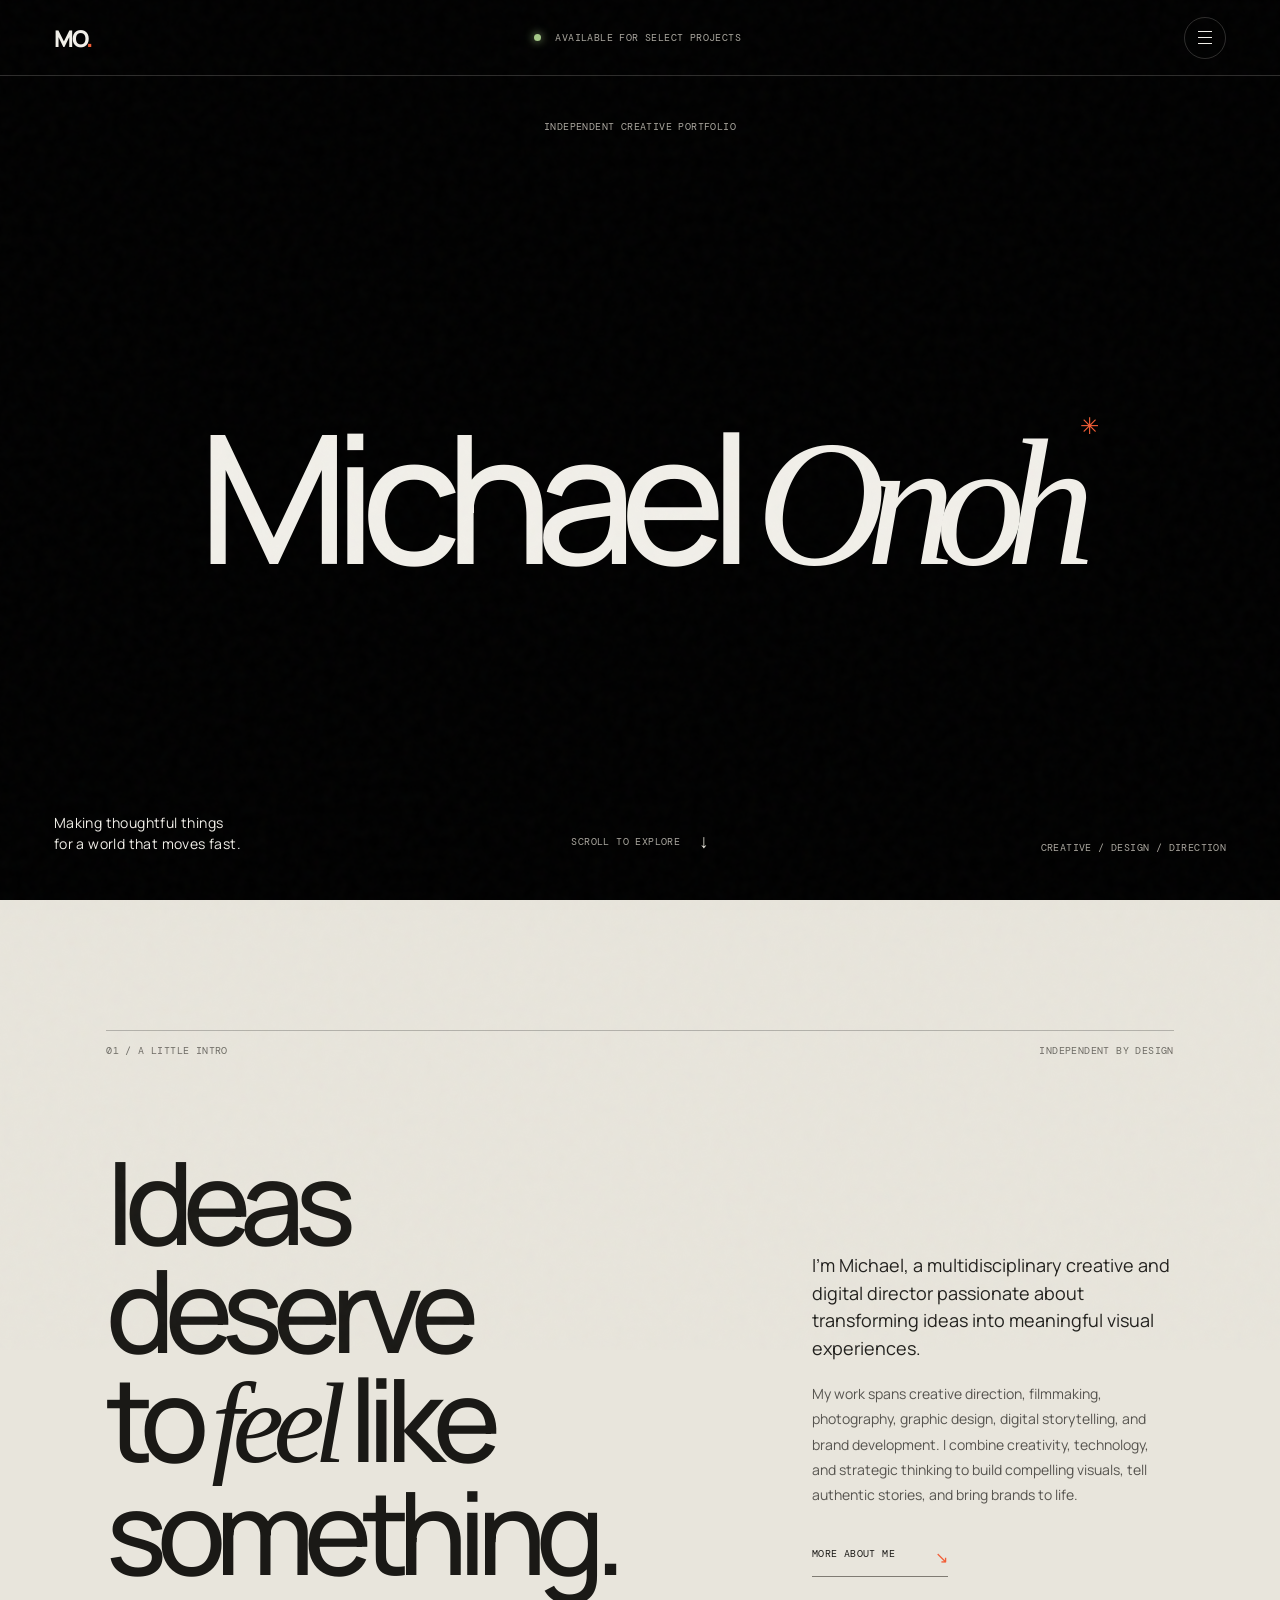
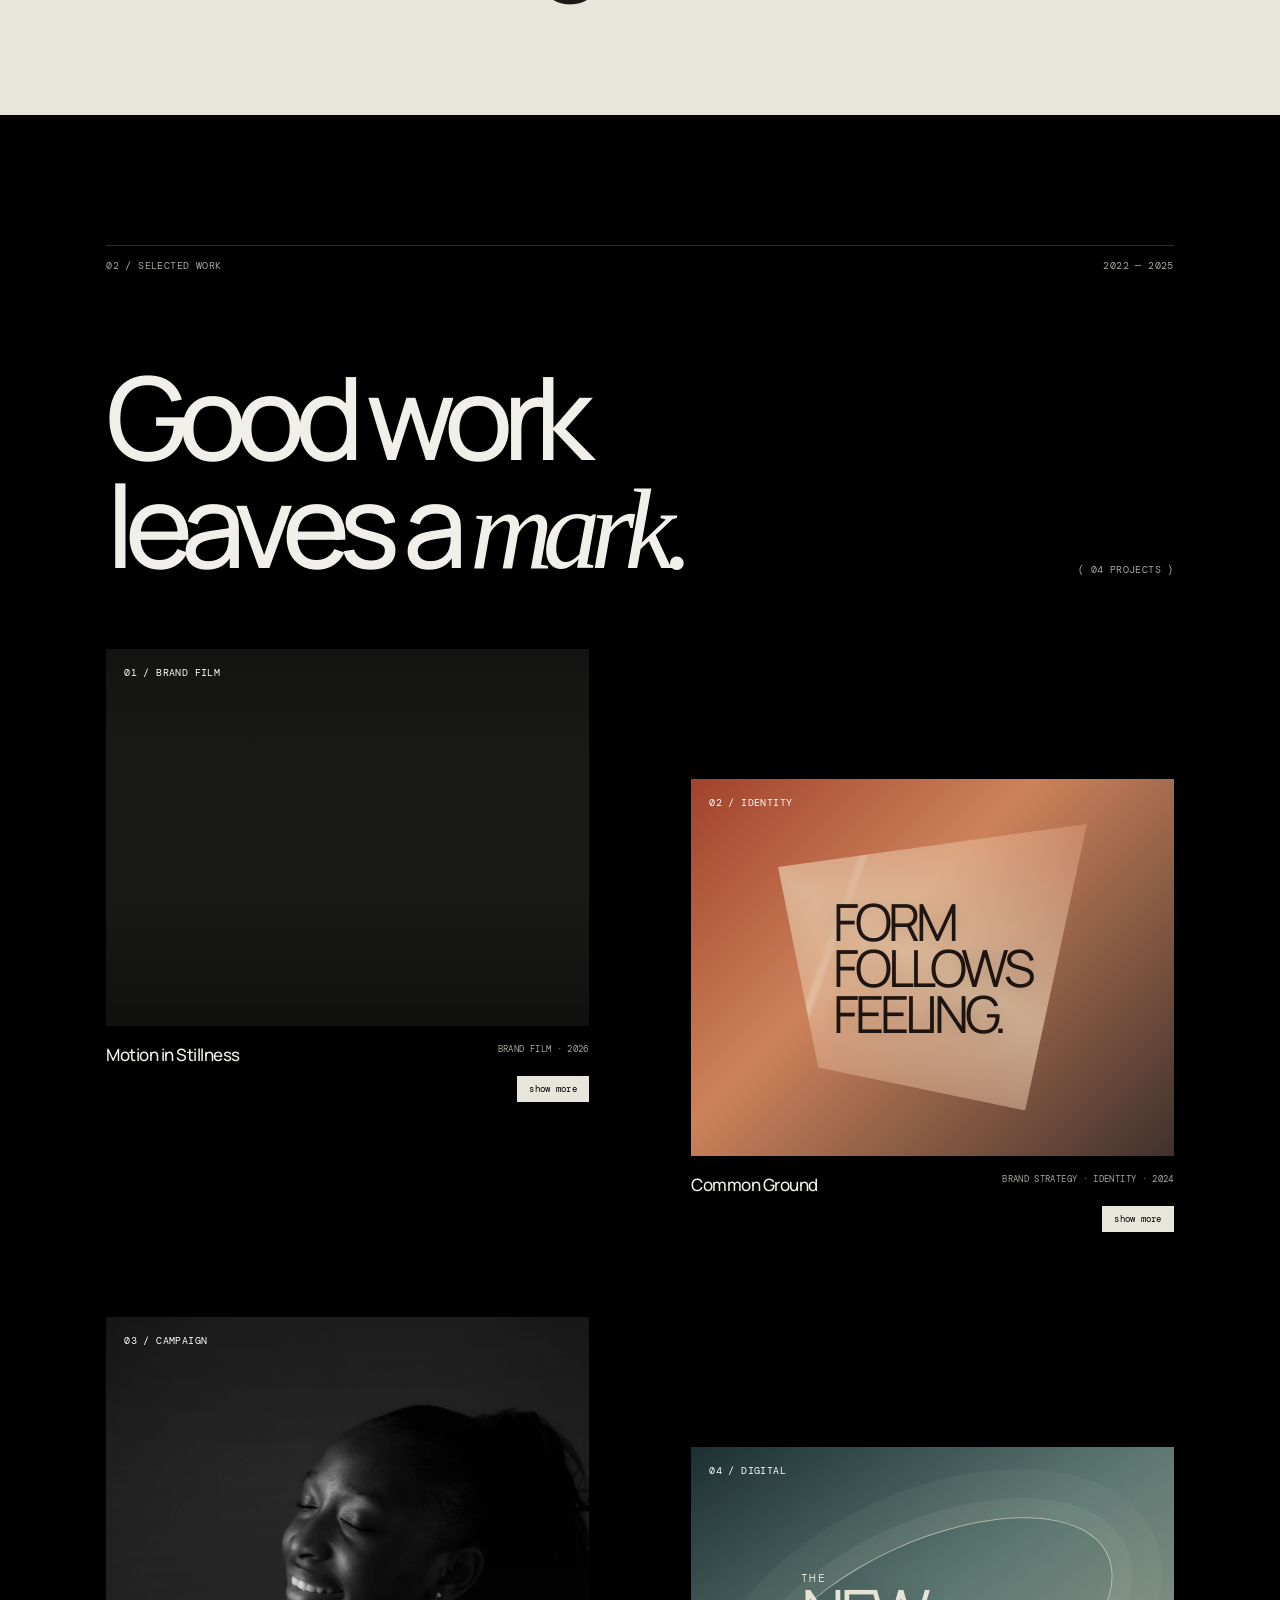
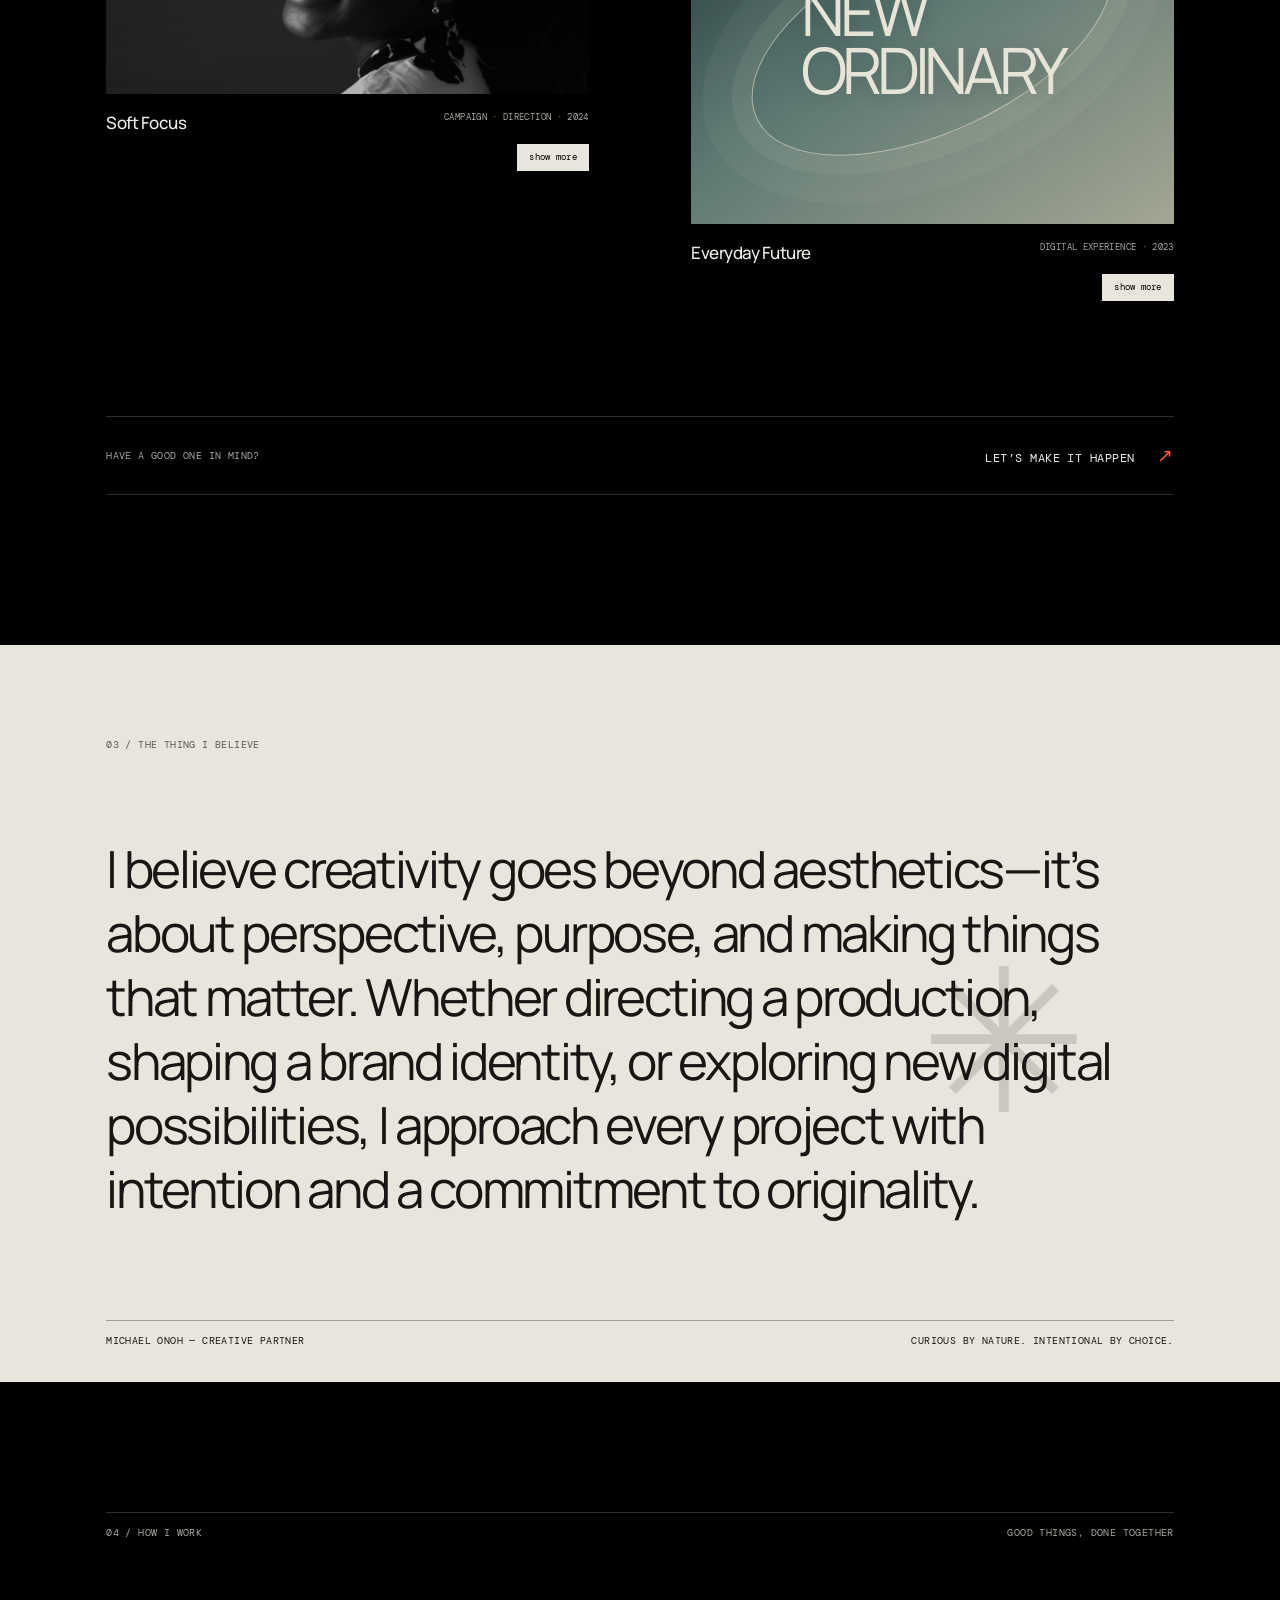
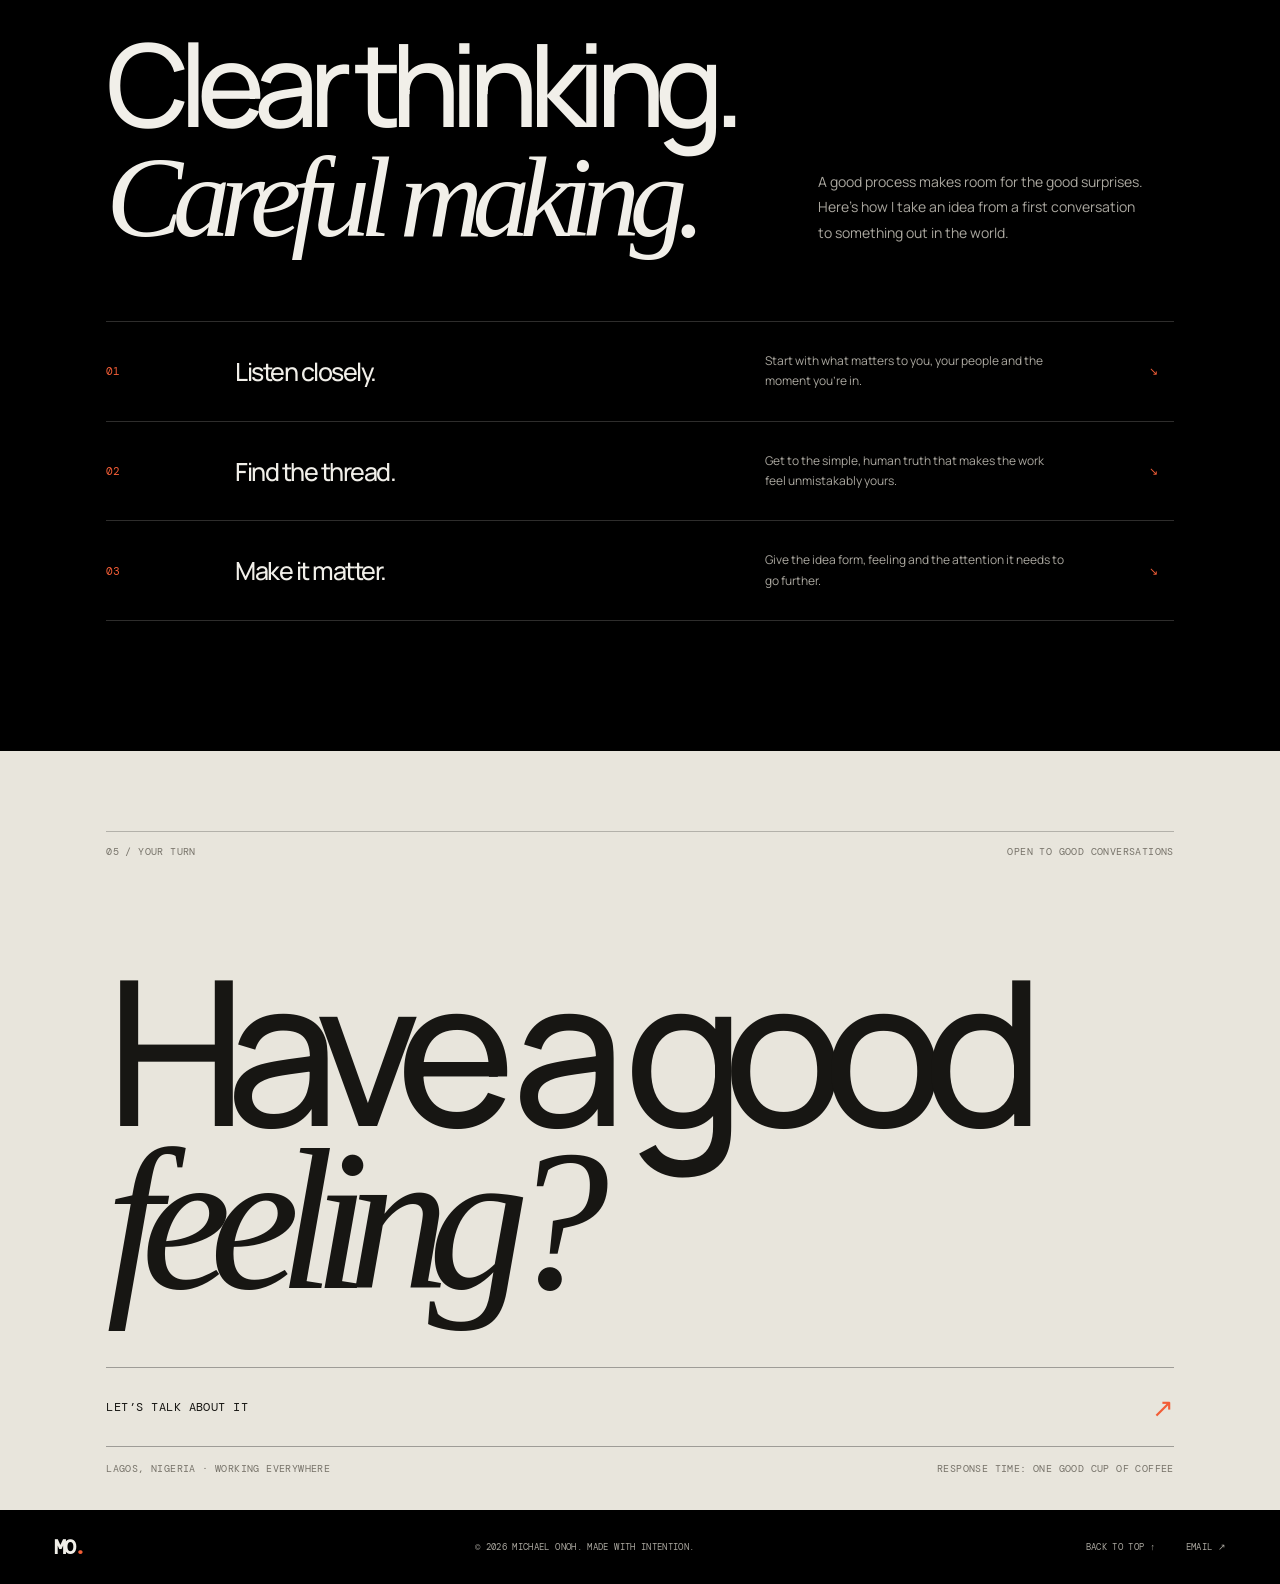
<file: index.html>
<!doctype html>
<html lang="en">
<head>
  <meta charset="utf-8" />
  <meta name="viewport" content="width=device-width, initial-scale=1" />
  <meta name="theme-color" content="#000000" />
  <meta name="description" content="Michael Onoh — independent creative, designer and filmmaker. Selected work, ideas and collaborations." />
  <title>Michael Onoh — Creative Portfolio</title>
  <link rel="preconnect" href="https://fonts.googleapis.com">
  <link rel="preconnect" href="https://fonts.gstatic.com" crossorigin>
  <link href="https://fonts.googleapis.com/css2?family=DM+Mono:wght@400;500&family=Manrope:wght@400;500;600;700;800&display=swap" rel="stylesheet">
  <style>
:root{--bg:#000000;--ink:#f1efe9;--muted:#aaa79f;--line:rgba(241,239,233,.19);--orange:#f25d36;--mono:'DM Mono',monospace;--sans:'Manrope',sans-serif}*{box-sizing:border-box}html{scroll-behavior:smooth}body{margin:0;background:var(--bg);color:var(--ink);font-family:var(--sans);-webkit-font-smoothing:antialiased;overflow-x:hidden}.grain{position:fixed;inset:-50%;z-index:10;pointer-events:none;opacity:.065;background-image:url("data:image/svg+xml,%3Csvg viewBox='0 0 180 180' xmlns='http://www.w3.org/2000/svg'%3E%3Cfilter id='n'%3E%3CfeTurbulence type='fractalNoise' baseFrequency='.9' numOctaves='3' stitchTiles='stitch'/%3E%3C/filter%3E%3Crect width='100%25' height='100%25' filter='url(%23n)' opacity='.4'/%3E%3C/svg%3E");animation:grain .25s steps(2) infinite}@keyframes grain{0%{transform:translate(0,0)}25%{transform:translate(1%,-1%)}50%{transform:translate(-1%,1%)}75%{transform:translate(1%,1%)}}a{color:inherit;text-decoration:none}.topbar{height:76px;padding:0 4.2vw;display:flex;align-items:center;justify-content:space-between;border-bottom:1px solid var(--line);position:absolute;z-index:20;width:100%;top:0}.wordmark{font-weight:800;font-size:23px;letter-spacing:-2px}.dot{color:var(--orange)}.menu-open .topbar .wordmark,.menu-open .topbar .wordmark .dot{color:var(--orange)}.availability,.hero-kicker,.hero-bottom,.section-label,.work-count,.project-info>span,.image-tag,.text-link,.all-work>span,.all-work>b,.statement-foot,.contact-link span,.contact-bottom,footer,.menu-meta,.menu-social,.menu a small{font-family:var(--mono);font-size:10px;letter-spacing:.04em}.availability{color:var(--muted)}.availability i{display:inline-block;background:#a5c889;width:7px;height:7px;border-radius:50%;margin-right:8px;box-shadow:0 0 10px #a5c889}.menu-toggle{width:42px;height:42px;border:1px solid var(--line);background:none;border-radius:50%;display:grid;place-content:center;gap:5px;cursor:pointer;z-index:22}.menu-toggle span{display:block;width:14px;height:1px;background:var(--ink);transition:.3s}.menu-toggle.active span{background:var(--orange)}.menu{position:fixed;z-index:19;inset:0;background:#e8e5dc;color:#171613;padding:130px 8vw 42px;display:flex;flex-direction:column;justify-content:center;overflow:hidden;isolation:isolate;transform:translateY(-105%);transition:transform .8s cubic-bezier(.76,0,.24,1)}.menu.open{transform:translateY(0)}
    .menu::before{content:"";position:absolute;z-index:0;left:var(--liquid-x,50%);top:var(--liquid-y,50%);width:clamp(220px,34vw,440px);aspect-ratio:1;pointer-events:none;opacity:0;background:radial-gradient(ellipse at 36% 35%,rgba(242,93,54,.17),rgba(242,93,54,.09) 34%,rgba(242,93,54,0) 72%);filter:blur(16px);transform:translate(-50%,-50%) scale(.78);border-radius:42% 58% 65% 35% / 51% 43% 57% 49%;transition:opacity .35s ease,transform .45s cubic-bezier(.22,.8,.24,1),border-radius .5s ease}
    .menu.liquid-active::before{opacity:1;transform:translate(-50%,-50%) scale(var(--liquid-scale,1));animation:menu-liquid 3.4s ease-in-out infinite}
    .menu-meta,.menu-social,.menu a{position:relative;z-index:1}
    @keyframes menu-liquid{0%,100%{border-radius:42% 58% 65% 35% / 51% 43% 57% 49%}50%{border-radius:63% 37% 42% 58% / 45% 61% 39% 55%}}
    @media (prefers-reduced-motion:reduce){.step-detail:not([hidden]){animation:none}.menu.liquid-active::before{animation:none}}.menu-meta,.menu-social{display:flex;justify-content:space-between;border-bottom:1px solid rgba(0,0,0,.25);padding:14px 0}.menu a{font-size:clamp(40px,8vw,100px);font-weight:600;letter-spacing:-.07em;border-bottom:1px solid rgba(0,0,0,.25);padding:9px 0;display:flex;align-items:center;gap:22px}.menu a small{font-size:10px;letter-spacing:0}.menu a b{font-size:24px;margin-left:auto;transition:transform .3s}.menu a:hover b{transform:translate(5px,-5px)}.menu-social{margin-top:24px;border:0}.hero{height:min(900px,100svh);min-height:680px;position:relative;padding:120px 4.2vw 46px;display:flex;flex-direction:column;justify-content:space-between;overflow:hidden}.hero-kicker,.hero-bottom{display:flex;justify-content:space-between;color:var(--muted)}.hero-kicker{justify-content:center}.hero-kicker span:last-child{display:none}.hero-title-wrap{position:relative;z-index:1;transform:translateY(3vh)}.hero-title{font-size:clamp(54px,14vw,220px);line-height:.9;letter-spacing:-.095em;font-weight:500;margin:0;text-align:center;white-space:nowrap;animation:heroFadeIn 2.4s ease-in-out both}.hero-title em{font-weight:400;font-family:Georgia,serif;letter-spacing:-.11em}.hero-star{font-size:.13em;color:var(--orange);vertical-align:top;display:inline-block;margin:0 0 0 .18em;animation:spin 24s linear infinite}@keyframes spin{to{transform:rotate(360deg)}}@keyframes titleIn{from{transform:translateY(80px);opacity:0}to{transform:translateY(0);opacity:1}}@keyframes heroFadeIn{from{opacity:0}to{opacity:1}}.hero-bottom{align-items:end}.hero-bottom p{font-family:var(--sans);font-size:14px;line-height:1.5;color:var(--ink);margin:0}.scroll-cue{display:flex;align-items:center;gap:18px;color:var(--muted)}.scroll-cue b{font-size:19px;color:#e8e5dc;font-weight:400;animation:bob 1.5s infinite}@keyframes bob{50%{transform:translateY(5px)}}.hero-orbit{position:absolute;width:270px;height:270px;border:1px solid rgba(242,93,54,.48);border-radius:50%;right:7%;top:14%;display:grid;place-items:center;color:var(--orange);font-family:var(--mono);font-size:12px;animation:orbit 18s linear infinite}.hero-orbit:before,.hero-orbit:after{content:"";position:absolute;border:1px solid rgba(242,93,54,.26);border-radius:50%;inset:20px}.hero-orbit:after{inset:43px}.hero-orbit i{position:absolute;top:-4px;left:50%;height:8px;width:8px;background:var(--orange);border-radius:50%}@keyframes orbit{to{transform:rotate(360deg)}}.section-pad{padding:130px 8.3vw}.section-label{display:flex;justify-content:space-between;color:var(--muted);border-top:1px solid var(--line);padding-top:13px}.intro{background:#e8e5dc;color:#1a1916}.intro .section-label{color:#6d6b64;border-color:rgba(20,20,20,.25)}.intro-grid{display:grid;grid-template-columns:1.25fr .75fr;align-items:end;gap:8vw;padding-top:90px}.intro h2,.work-heading h2,.approach h2{font-size:clamp(62px,9vw,132px);line-height:.94;letter-spacing:-.09em;font-weight:500;margin:0}.intro h2 em,.work-heading h2 em,.approach h2 em{font-family:Georgia,serif;font-weight:400}.intro-copy{max-width:390px;padding-bottom:8px}.intro-copy p{font-size:14px;line-height:1.8;color:#56544f}.intro-copy .lead{font-size:18px;line-height:1.55;color:#22211e;margin-top:0}.text-link{display:inline-flex;gap:40px;margin-top:26px;padding-bottom:8px;border-bottom:1px solid #7f7b73}.text-link span{color:var(--orange);font-size:16px}.work{padding-bottom:150px}.work-heading{display:flex;justify-content:space-between;align-items:end;padding:90px 0 65px}.work-count{color:var(--muted);padding-bottom:8px}.project-grid{display:grid;grid-template-columns:1fr 1fr;column-gap:8vw;row-gap:85px}.project{display:block}.project-offset{margin-top:130px}.project-image{aspect-ratio:1.28;position:relative;overflow:hidden;display:flex;align-items:center;justify-content:center;transition:filter .5s}.project-image:after{content:"";position:absolute;inset:0;background:rgba(10,10,10,.07);transition:background .45s}.project:hover .project-image:after{background:rgba(10,10,10,0)}.image-one{background:linear-gradient(135deg,#ad9c87,#35382f 55%,#151817);}.image-one:before{content:"";position:absolute;width:60%;height:130%;left:20%;top:-15%;border-radius:50%;background:radial-gradient(ellipse at 45% 35%,#c6b9a6 0,#70685a 27%,#242725 70%);transform:rotate(-20deg)}.image-two{background:linear-gradient(135deg,#ad472f,#dc8c61 40%,#44342f);}.image-two:before{content:"";position:absolute;inset:12% 18%;background:linear-gradient(110deg,transparent 22%,rgba(242,211,179,.8) 23%,rgba(242,211,179,.8) 24%,transparent 25%),linear-gradient(30deg,#6e3128,#eac5a1 50%,#853d2e);clip-path:polygon(0 15%,100% 0,80% 100%,13% 85%);mix-blend-mode:screen;opacity:.7}.image-three{background:radial-gradient(ellipse at 60% 40%,#8b826d,#3f4138 42%,#1c211d)}.image-three:before{content:"";position:absolute;width:51%;height:80%;bottom:-10%;left:22%;border-radius:48% 48% 10% 10%;background:linear-gradient(130deg,#d5c7a9,#746e5f 38%,#282c27);transform:rotate(12deg)}.image-four{background:linear-gradient(145deg,#1e3335,#63807a 45%,#b0b39e)}.image-four:before{content:"";position:absolute;width:80%;height:50%;border:1px solid rgba(234,231,213,.7);border-radius:50%;transform:rotate(-25deg);box-shadow:0 0 0 20px rgba(234,231,213,.07),0 0 0 50px rgba(234,231,213,.05)}.image-word{font-size:clamp(27px,5vw,70px);line-height:.9;letter-spacing:-.08em;text-align:center;color:#f1e8d9;position:relative;z-index:1;text-shadow:0 2px 20px rgba(0,0,0,.18)}.image-word-small{font-size:clamp(26px,4vw,58px);text-align:left;color:#241e1c;mix-blend-mode:multiply}.italic-word{font-family:Georgia,serif;font-style:italic;font-size:clamp(36px,5vw,68px)}.number-word{font-size:clamp(31px,5vw,66px);text-align:left;color:#e5e4d7}.number-word span{font-family:var(--mono);font-size:.17em;display:block;letter-spacing:.12em}.image-tag{position:absolute;z-index:2;left:18px;top:17px;color:#fff}.project-info{display:grid;grid-template-columns:1fr auto;align-items:start;column-gap:18px;row-gap:10px;padding-top:17px}.project-info>span{text-align:right}.project-more{grid-column:2;grid-row:2;justify-self:end;display:inline-flex;align-items:center;justify-content:center;padding:8px 12px;background:#e8e5dc;color:#000000;font-family:var(--mono);font-size:9px;letter-spacing:.03em;text-transform:lowercase;line-height:1.2;border:0;border-radius:0;transition:background .2s,color .2s}.project-more:hover{background:#f1efe9;color:#000000}.project-info h3{font-size:17px;font-weight:500;margin:0;letter-spacing:-.03em}.project-info>span{font-size:9px;color:var(--muted)}.all-work{margin-top:115px;padding:26px 0;border-top:1px solid var(--line);border-bottom:1px solid var(--line);display:flex;align-items:center;justify-content:space-between}.all-work>span{color:var(--muted)}.all-work>b{font-size:12px;font-weight:400}.all-work i{font-size:19px;color:var(--orange);font-style:normal;margin-left:15px}.statement{background:#e8e5dc;color:#171613;padding:80px 8.3vw 35px;position:relative;overflow:hidden}.statement .section-label{border:0;color:rgba(23,19,16,.68)}.statement-inner{position:relative}.statement-copy{font-size:clamp(23px,4vw,56px);line-height:1.25;letter-spacing:-.045em;font-weight:400;max-width:1150px;margin:85px 0 100px;position:relative;z-index:1}.statement-mark{position:absolute;right:8%;top:28%;font-size:200px;opacity:.14;animation:spin 40s linear infinite}.statement-foot{display:flex;justify-content:space-between;border-top:1px solid rgba(23,19,16,.35);padding-top:13px}.approach-top{display:flex;justify-content:space-between;align-items:end;padding:90px 0 70px}.approach-top p{max-width:330px;line-height:1.8;color:var(--muted);font-size:14px;margin:0 2vw 6px}.steps{border-top:1px solid var(--line)}.steps .step-toggle{width:100%;display:grid;grid-template-columns:.3fr 1.4fr 1fr 25px;gap:20px;align-items:center;border:0;border-bottom:1px solid var(--line);padding:29px 0;color:inherit;background:none;text-align:left;font:inherit;cursor:pointer;transition:background .25s,border-color .25s}.steps .step-toggle:hover{background:rgba(241,239,233,.035)}.steps .step-toggle:focus-visible{outline:1px solid var(--orange);outline-offset:4px}.steps .step-toggle[aria-expanded=true]{background:rgba(242,93,54,.06);border-bottom-color:rgba(242,93,54,.48)}.steps .step-toggle[aria-expanded=true] h3{color:var(--orange)}.steps .step-toggle>b{transition:transform .3s}.steps .step-toggle[aria-expanded=true]>b{transform:rotate(180deg)}.steps .step-toggle>span,.steps .step-toggle>b{color:var(--orange);font-family:var(--mono);font-size:11px;font-weight:400}.step-detail{display:grid;grid-template-columns:.95fr 1.05fr;gap:8vw;padding:25px 3vw 32px;background:rgba(241,239,233,.025);border-bottom:1px solid var(--line)}.step-detail[hidden]{display:none}.step-detail:not([hidden]){animation:step-detail-in .35s ease both}@keyframes step-detail-in{from{opacity:0;transform:translateY(-8px)}to{opacity:1;transform:translateY(0)}}.step-detail-copy{font-size:14px;line-height:1.85;color:var(--muted);margin:0;max-width:470px}.step-detail-points{display:grid;gap:15px}.step-detail-points p{font-size:13px;line-height:1.65;color:var(--ink);margin:0}.step-detail-points span{display:block;margin-bottom:4px;color:var(--orange);font-family:var(--mono);font-size:9px;letter-spacing:.05em}.steps h3{font-size:25px;font-weight:500;letter-spacing:-.06em;margin:0}.steps p{font-size:12px;line-height:1.7;color:var(--muted);max-width:300px;margin:0}.contact{background:#e8e5dc;color:#171613;padding:80px 8.3vw 35px}.contact .section-label{color:#77736a;border-color:rgba(20,20,20,.25)}.contact h2{font-size:clamp(80px,15.8vw,230px);letter-spacing:-.105em;line-height:.8;font-weight:500;margin:110px 0 65px}.contact h2 em{font-family:Georgia,serif;font-weight:400}.contact-link{padding:21px 0;border-top:1px solid rgba(20,20,20,.35);border-bottom:1px solid rgba(20,20,20,.35);display:flex;align-items:center;justify-content:space-between}.contact-link span{font-size:12px}.contact-link b{font-size:26px;color:var(--orange);font-weight:400;transition:transform .3s}.contact-link:hover b{transform:translate(5px,-5px)}.contact-bottom{display:flex;justify-content:space-between;color:#77736a;padding-top:15px}footer{display:flex;align-items:center;justify-content:space-between;padding:24px 4.2vw;color:var(--muted);font-size:9px}footer .wordmark{color:var(--ink);font-size:20px}footer div{display:flex;gap:30px}footer a:hover{color:var(--orange)}.reveal{opacity:0;transform:translateY(32px);transition:opacity .8s ease,transform .8s cubic-bezier(.2,.8,.2,1)}.reveal.visible{opacity:1;transform:translateY(0)}
@media(max-width:700px){.topbar{height:64px;padding:0 6vw}.availability{font-size:8px}.hero{min-height:640px;height:92svh;padding:100px 6vw 35px}.hero-kicker,.hero-bottom{font-size:8px}.hero-kicker span:last-child,.hero-index{display:none}.hero-title{font-size:clamp(38px,13.5vw,82px);line-height:1}.hero-orbit{width:145px;height:145px;right:6%;top:16%;opacity:.72}.hero-orbit:before{inset:12px}.hero-orbit:after{inset:27px}.hero-bottom p{font-size:12px}.scroll-cue{gap:8px}.scroll-cue span{font-size:8px}.section-pad{padding:85px 6vw}.section-label{font-size:8px}.section-label span:last-child{max-width:45%;text-align:right}.intro-grid{grid-template-columns:1fr;gap:32px;padding-top:60px}.intro h2,.work-heading h2,.approach h2{font-size:18vw}.intro-copy{max-width:100%}.intro-copy .lead{font-size:16px}.work-heading{padding:60px 0 40px;display:block}.work-count{display:block;margin-top:25px}.project-grid{grid-template-columns:1fr;row-gap:45px}.project-offset{margin-top:0}.project-image{aspect-ratio:1.1}.project-info{align-items:flex-start;gap:14px}.project-info h3{font-size:15px}.project-info>span{font-size:8px;text-align:right}.all-work{margin-top:65px;gap:20px}.all-work>b{font-size:10px;text-align:right}.statement{padding:60px 6vw 28px}.statement-copy{font-size:clamp(21px,6vw,32px);line-height:1.35;margin:65px 0}.statement-mark{font-size:110px;right:3%;top:32%}.statement-foot{font-size:8px;gap:16px}.statement-foot span:last-child{text-align:right}.approach-top{display:block;padding:60px 0 45px}.approach-top p{margin:27px 0 0}.steps .step-toggle{grid-template-columns:32px 1fr 20px;gap:10px;padding:23px 0}.step-detail{grid-template-columns:1fr;gap:18px;padding:22px 10px 26px}.steps h3{font-size:20px}.steps p{grid-column:2;grid-row:2}.steps .step-toggle>b{grid-column:3;grid-row:1}.contact{padding:60px 6vw 28px}.contact h2{font-size:19vw;margin:85px 0 55px}.contact-bottom{font-size:8px;gap:14px}.contact-bottom span:last-child{text-align:right}footer{padding:22px 6vw;flex-wrap:wrap;gap:15px;font-size:8px}footer>span{order:3;width:100%}footer div{gap:14px}.menu{padding:100px 7vw 30px}.menu a{font-size:12vw;gap:12px}.menu a small{font-size:8px}}
@media(prefers-reduced-motion:reduce){*,*:before,*:after{scroll-behavior:auto!important;animation-duration:.01ms!important;animation-iteration-count:1!important;transition-duration:.01ms!important}.reveal{opacity:1;transform:none}}
.project-image:has(.project-video):before{display:none}.project-video{position:absolute;inset:0;width:100%;height:100%;object-fit:cover;z-index:1;background:#191916}.project-image:has(.project-video):after{z-index:2;background:linear-gradient(180deg,rgba(0,0,0,.24),transparent 28%,transparent 64%,rgba(0,0,0,.36));pointer-events:none}.project-image:has(.project-video):hover:after{background:linear-gradient(180deg,rgba(0,0,0,.15),transparent 28%,transparent 64%,rgba(0,0,0,.26))}.project-image .image-tag,.player-label{z-index:3}.player-label{position:absolute;left:16px;bottom:16px;display:flex;align-items:center;gap:8px;padding:8px 10px;border:1px solid rgba(255,255,255,.42);background:rgba(15,15,14,.55);backdrop-filter:blur(8px);color:#fff;font-size:9px;font-family:var(--mono);letter-spacing:.05em}.player-label i{width:6px;height:6px;background:#a5c889;border-radius:50%;box-shadow:0 0 8px #a5c889}.instagram-arrow{top:17px;right:17px;bottom:auto;background:rgba(15,15,14,.45);backdrop-filter:blur(8px)}

    .menu-toggle{position:relative}
  
.campaign-cover{isolation:isolate;background:#171715}
.campaign-cover:before{display:none}
.campaign-cover:after{z-index:2;pointer-events:none;background:linear-gradient(180deg,rgba(12,12,12,.16),transparent 40%,rgba(12,12,12,.32))}
.campaign-gallery{position:absolute;inset:0;z-index:1;overflow:hidden}
.campaign-track{display:flex;width:1500%;height:100%;transition:transform 1.15s cubic-bezier(.76,0,.24,1);will-change:transform}
.campaign-slide{position:relative;flex:0 0 6.6666667%;height:100%;overflow:hidden}
.campaign-slide img{display:block;width:100%;height:100%;object-fit:cover;object-position:center 12%;border:0;border-radius:0}
.campaign-slide:first-child img{object-position:center 8%}.campaign-slide:nth-child(n+11):nth-child(-n+14) img{object-position:center top}
.campaign-tag{z-index:4}
@media(prefers-reduced-motion:reduce){.campaign-track{transition:none}}


</style>
</head>
<body>
  <div class="grain" aria-hidden="true"></div>
  <header class="topbar">
    <a class="wordmark" href="#top" aria-label="Michael Onoh home">MO<span class="dot">.</span></a>
    <span class="availability"><i></i> AVAILABLE FOR SELECT PROJECTS</span>
    <button class="menu-toggle" aria-label="Open navigation" aria-expanded="false"><span></span><span></span><span></span></button>
  </header>
  <nav class="menu" aria-hidden="true">
    <div class="menu-meta">NAVIGATION <span>01 — 05</span></div>
    <a href="#work"><small>01</small> Selected work <b>↗</b></a>
    <a href="#about"><small>02</small> About me <b>↗</b></a>
    <a href="#approach"><small>03</small> Approach <b>↗</b></a>
    <a href="#contact"><small>04</small> Get in touch <b>↗</b></a>
    <div class="menu-social">LAGOS, NG <span>INSTAGRAM ↗ &nbsp; LINKEDIN ↗</span></div>
  </nav>
  <main id="top">
    <section class="hero">
      <div class="hero-kicker"><span>INDEPENDENT CREATIVE PORTFOLIO</span><span>6°27' N &nbsp; 3°24' E</span></div>
      <div class="hero-title-wrap"><h1 class="hero-title">Michael <em>Onoh</em><span class="hero-star">✳</span></h1></div>
      <div class="hero-bottom">
        <p>Making thoughtful things<br>for a world that moves fast.</p>
        <a class="scroll-cue" href="#intro"><span>SCROLL TO EXPLORE</span><b>↓</b></a>
        <span class="hero-index">CREATIVE / DESIGN / DIRECTION</span>
      </div>
    </section>
    <section class="intro section-pad" id="intro">
      <div class="section-label"><span>01 / A LITTLE INTRO</span><span>INDEPENDENT BY DESIGN</span></div>
      <div class="intro-grid"><h2 class="reveal">Ideas deserve<br>to <em>feel</em> like<br>something.</h2><div class="intro-copy reveal"><p class="lead">I’m Michael, a multidisciplinary creative and digital director passionate about transforming ideas into meaningful visual experiences.</p><p>My work spans creative direction, filmmaking, photography, graphic design, digital storytelling, and brand development. I combine creativity, technology, and strategic thinking to build compelling visuals, tell authentic stories, and bring brands to life.</p><a class="text-link" href="#about">MORE ABOUT ME <span>↘</span></a></div></div>
    </section>
    <section class="work section-pad" id="work">
      <div class="section-label"><span>02 / SELECTED WORK</span><span>2022 — 2025</span></div>
      <div class="work-heading"><h2 class="reveal">Good work<br>leaves a <em>mark.</em></h2><span class="work-count">( 04 PROJECTS )</span></div>
      <div class="project-grid">
        <article class="project project-large reveal"><div class="project-image image-one"><video id="brandFilmPlayer" class="project-video" autoplay muted playsinline preload="auto" poster="https://raw.githubusercontent.com/Yeoflagosdev/Michael-Onoh-/main/hero-frame-3.jpg"><source src="brand-film/Ninthgrid - HandBrake 1.mp4" type="video/mp4"></video><span class="image-tag">01 / BRAND FILM</span></div><div class="project-info"><h3>Motion in Stillness</h3><span>BRAND FILM · 2026</span><a class="project-more" href="https://www.instagram.com/fiveone.agency/" target="_blank" rel="noopener noreferrer">show more</a></div></article>
        <article class="project project-offset reveal"><div class="project-image image-two"><div class="image-word image-word-small">FORM<br>FOLLOWS<br>FEELING.</div><span class="image-tag">02 / IDENTITY</span></div><div class="project-info"><h3>Common Ground</h3><span>BRAND STRATEGY · IDENTITY · 2024</span><a class="project-more" href="#contact">show more</a></div></article>
        <article class="project reveal"><div class="project-image image-three campaign-cover"><div class="campaign-gallery"><div class="campaign-track"><div class="campaign-slide"><img src="campaign-gallery-v2/campaign-01.jpg" alt="Purple-tagged portrait" decoding="async"></div><div class="campaign-slide"><img src="campaign-gallery-v2/campaign-02.jpg" alt="Poise in every frame portrait 1" decoding="async"></div><div class="campaign-slide"><img src="campaign-gallery-v2/campaign-03.jpg" alt="Poise in every frame portrait 2" decoding="async"></div><div class="campaign-slide"><img src="campaign-gallery-v2/campaign-04.jpg" alt="Poise in every frame portrait 3" decoding="async"></div><div class="campaign-slide"><img src="campaign-gallery-v2/campaign-05.jpg" alt="Founded in the mysteries of love portrait 1" decoding="async"></div><div class="campaign-slide"><img src="campaign-gallery-v2/campaign-06.jpg" alt="Founded in the mysteries of love portrait 2" decoding="async"></div><div class="campaign-slide"><img src="campaign-gallery-v2/campaign-07.jpg" alt="Captured from heaven graduation portrait" decoding="async"></div><div class="campaign-slide"><img src="campaign-gallery-v2/campaign-08.jpg" alt="Portrait photograph" decoding="async"></div><div class="campaign-slide"><img src="campaign-gallery-v2/campaign-09.jpg" alt="Find Me Beautiful editorial portrait" decoding="async"></div><div class="campaign-slide"><img src="campaign-gallery-v2/campaign-10.jpg" alt="Wine up for brighter days portrait" decoding="async"></div><div class="campaign-slide"><img src="campaign-gallery-v3/campaign-11.jpg?v=upright-20261111" alt="Canon portrait 1" decoding="async"></div><div class="campaign-slide"><img src="campaign-gallery-v3/campaign-12.jpg?v=upright-20261111" alt="Canon portrait 2" decoding="async"></div><div class="campaign-slide"><img src="campaign-gallery-v3/campaign-13.jpg?v=upright-20261111" alt="Canon portrait 3" decoding="async"></div><div class="campaign-slide"><img src="campaign-gallery-v3/campaign-14.jpg?v=upright-20261111" alt="Canon portrait 4" decoding="async"></div><div class="campaign-slide"><img src="campaign-gallery-v2/campaign-15.jpg" alt="Portrait photograph" decoding="async"></div></div></div><span class="image-tag campaign-tag">03 / CAMPAIGN</span></div><div class="project-info"><h3>Soft Focus</h3><span>CAMPAIGN · DIRECTION · 2024</span><a class="project-more" href="#contact">show more</a></div></article>
        <article class="project project-offset reveal"><div class="project-image image-four"><div class="image-word number-word"><span>THE</span>NEW<br>ORDINARY</div><span class="image-tag">04 / DIGITAL</span></div><div class="project-info"><h3>Everyday Future</h3><span>DIGITAL EXPERIENCE · 2023</span><a class="project-more" href="#contact">show more</a></div></article>
      </div>
      <a class="all-work" href="#contact"><span>HAVE A GOOD ONE IN MIND?</span><b>LET’S MAKE IT HAPPEN <i>↗</i></b></a>
    </section>
    <section class="statement" id="about"><div class="statement-inner"><span class="section-label">03 / THE THING I BELIEVE</span><p class="statement-copy reveal">I believe creativity goes beyond aesthetics—it’s about perspective, purpose, and making things that matter. Whether directing a production, shaping a brand identity, or exploring new digital possibilities, I approach every project with intention and a commitment to originality.</p><span class="statement-mark">✳</span><div class="statement-foot"><span>MICHAEL ONOH — CREATIVE PARTNER</span><span>CURIOUS BY NATURE. INTENTIONAL BY CHOICE.</span></div></div></section>
    <section class="approach section-pad" id="approach"><div class="section-label"><span>04 / HOW I WORK</span><span>GOOD THINGS, DONE TOGETHER</span></div><div class="approach-top"><h2 class="reveal">Clear thinking.<br><em>Careful making.</em></h2><p class="reveal">A good process makes room for the good surprises. Here’s how I take an idea from a first conversation to something out in the world.</p></div><div class="steps">
  <button class="step-toggle" type="button" aria-expanded="false" aria-controls="step-detail-listen"><span>01</span><h3>Listen closely.</h3><p>Start with what matters to you, your people and the moment you’re in.</p><b aria-hidden="true">↘</b></button>
  <div class="step-detail" id="step-detail-listen" hidden><p class="step-detail-copy">Before I reach for a visual solution, I want to understand the reason behind the brief. We talk through what you want to change, who you need to reach and what the work should make people feel. Listening closely gives the project a clear, human starting point.</p><div class="step-detail-points"><p><span>01 / YOUR PRIORITIES</span>What needs to be true when this work is out in the world?</p><p><span>02 / YOUR PEOPLE</span>Who are we speaking to, and what do they care about?</p><p><span>03 / THE MOMENT</span>What is happening around the project that should shape our approach?</p></div></div>
  <button class="step-toggle" type="button" aria-expanded="false" aria-controls="step-detail-thread"><span>02</span><h3>Find the thread.</h3><p>Get to the simple, human truth that makes the work feel unmistakably yours.</p><b aria-hidden="true">↘</b></button>
  <div class="step-detail" id="step-detail-thread" hidden><p class="step-detail-copy">Once we understand the people and the purpose, we look for the central idea: the thought that can guide the story, the visuals and the small decisions along the way. A clear thread helps the work feel connected without making it predictable.</p><div class="step-detail-points"><p><span>01 / LOOK FOR THE SIGNAL</span>Separate the essential idea from everything that can distract from it.</p><p><span>02 / SET A DIRECTION</span>Use one clear point of view to guide the creative choices.</p><p><span>03 / KEEP IT COHERENT</span>Make sure each part belongs to the same story and feels like you.</p></div></div>
  <button class="step-toggle" type="button" aria-expanded="false" aria-controls="step-detail-matter"><span>03</span><h3>Make it matter.</h3><p>Give the idea form, feeling and the attention it needs to go further.</p><b aria-hidden="true">↘</b></button>
  <div class="step-detail" id="step-detail-matter" hidden><p class="step-detail-copy">A good idea needs the right form to reach people. I bring the direction into the chosen medium, whether that is a film, identity, campaign or digital experience, then refine the details so the result feels clear, considered and true to its purpose.</p><div class="step-detail-points"><p><span>01 / CHOOSE THE RIGHT FORM</span>Match the idea to the medium and the way people will experience it.</p><p><span>02 / MAKE WITH CARE</span>Give the craft, composition and details the attention they need.</p><p><span>03 / REFINE FOR CLARITY</span>Review the whole experience so the idea lands simply and memorably.</p></div></div>
</div></section>
    <section class="contact" id="contact"><div class="section-label"><span>05 / YOUR TURN</span><span>OPEN TO GOOD CONVERSATIONS</span></div><h2>Have a good<br><em>feeling?</em></h2><a class="contact-link" href="mailto:hello@michaelonoh.com"><span>LET’S TALK ABOUT IT</span><b>↗</b></a><div class="contact-bottom"><span>LAGOS, NIGERIA · WORKING EVERYWHERE</span><span>RESPONSE TIME: ONE GOOD CUP OF COFFEE</span></div></section>
  </main>
  <footer><a class="wordmark" href="#top">MO<span class="dot">.</span></a><span>© <span id="year"></span> MICHAEL ONOH. MADE WITH INTENTION.</span><div><a href="#top">BACK TO TOP ↑</a><a href="mailto:hello@michaelonoh.com">EMAIL ↗</a></div></footer>
  <script>
const toggle = document.querySelector('.menu-toggle');
const menu = document.querySelector('.menu');
function closeMenu(){toggle.classList.remove('active');toggle.setAttribute('aria-expanded','false');menu.classList.remove('open','liquid-active');menu.setAttribute('aria-hidden','true');document.body.classList.remove('menu-open')}
toggle.addEventListener('click',()=>{const open=!menu.classList.contains('open');toggle.classList.toggle('active',open);toggle.setAttribute('aria-expanded',String(open));menu.classList.toggle('open',open);menu.setAttribute('aria-hidden',String(!open));document.body.classList.toggle('menu-open',open)});
if (!window.matchMedia('(prefers-reduced-motion: reduce)').matches) {
  let menuLiquidTimer;
  const moveMenuLiquid=(x,y,scale='1.05')=>{
    const bounds=menu.getBoundingClientRect();
    if(!bounds.width||!bounds.height)return;
    menu.style.setProperty('--liquid-x',`${((x-bounds.left)/bounds.width*100).toFixed(1)}%`);
    menu.style.setProperty('--liquid-y',`${((y-bounds.top)/bounds.height*100).toFixed(1)}%`);
    menu.style.setProperty('--liquid-scale',scale);
    menu.classList.add('liquid-active');
    window.clearTimeout(menuLiquidTimer);
    menuLiquidTimer=window.setTimeout(()=>{
      menu.classList.remove('liquid-active');
      menu.style.setProperty('--liquid-scale','.78');
    },650);
  };
  menu.addEventListener('pointermove',event=>{
    if(event.pointerType!=='touch')moveMenuLiquid(event.clientX,event.clientY);
  });
  menu.addEventListener('wheel',event=>{
    moveMenuLiquid(event.clientX||window.innerWidth/2,event.clientY||window.innerHeight/2,'1.22');
  },{passive:true});
}
menu.querySelectorAll('a').forEach(link=>link.addEventListener('click',closeMenu));
document.querySelectorAll('.step-toggle').forEach(button=>{
  button.addEventListener('click',()=>{
    const willOpen=button.getAttribute('aria-expanded')!=='true';
    document.querySelectorAll('.step-toggle').forEach(item=>{
      item.setAttribute('aria-expanded','false');
      document.getElementById(item.getAttribute('aria-controls')).hidden=true;
    });
    if(willOpen){
      button.setAttribute('aria-expanded','true');
      document.getElementById(button.getAttribute('aria-controls')).hidden=false;
    }
  });
});
document.querySelectorAll('.wordmark').forEach(link=>link.addEventListener('click',closeMenu));
document.querySelector('#year').textContent=new Date().getFullYear();
const observer=new IntersectionObserver(entries=>entries.forEach(entry=>{if(entry.isIntersecting){entry.target.classList.add('visible');observer.unobserve(entry.target)}}),{threshold:.14});
document.querySelectorAll('.reveal').forEach(el=>observer.observe(el));
const campaignTrack=document.querySelector('.campaign-track');
if(campaignTrack&&!window.matchMedia('(prefers-reduced-motion: reduce)').matches){
  const campaignSlides=Array.from(campaignTrack.children);
  let campaignIndex=0;
  let campaignDirection=1;
  window.setInterval(()=>{
    if(campaignIndex===campaignSlides.length-1)campaignDirection=-1;
    else if(campaignIndex===0)campaignDirection=1;
    campaignIndex+=campaignDirection;
    campaignTrack.style.transform=`translate3d(-${campaignIndex*(100/campaignSlides.length)}%,0,0)`;
  },5200);
}
const brandFilmPlayer=document.querySelector('#brandFilmPlayer');
if(brandFilmPlayer){
  const brandFilmClips=[
    'brand-film/Ninthgrid - HandBrake 1.mp4',
    'brand-film/Love Ojimba - HandBrake 1.mp4',
    'brand-film/Love Ojimba - HandBrake 2.mp4',
    'brand-film/Love Ojimba - HandBrake 3.mp4',
    'brand-film/Ajeye - HandBrake 1.mp4',
    'brand-film/Ajeye - HandBrake 2.mp4'
  ];
  let activeClip=0;
  brandFilmPlayer.addEventListener('ended',()=>{
    activeClip=(activeClip+1)%brandFilmClips.length;
    brandFilmPlayer.src=brandFilmClips[activeClip];
    brandFilmPlayer.load();
    brandFilmPlayer.play().catch(()=>{});
  });
}

  </script>
</body>
</html>
</file>
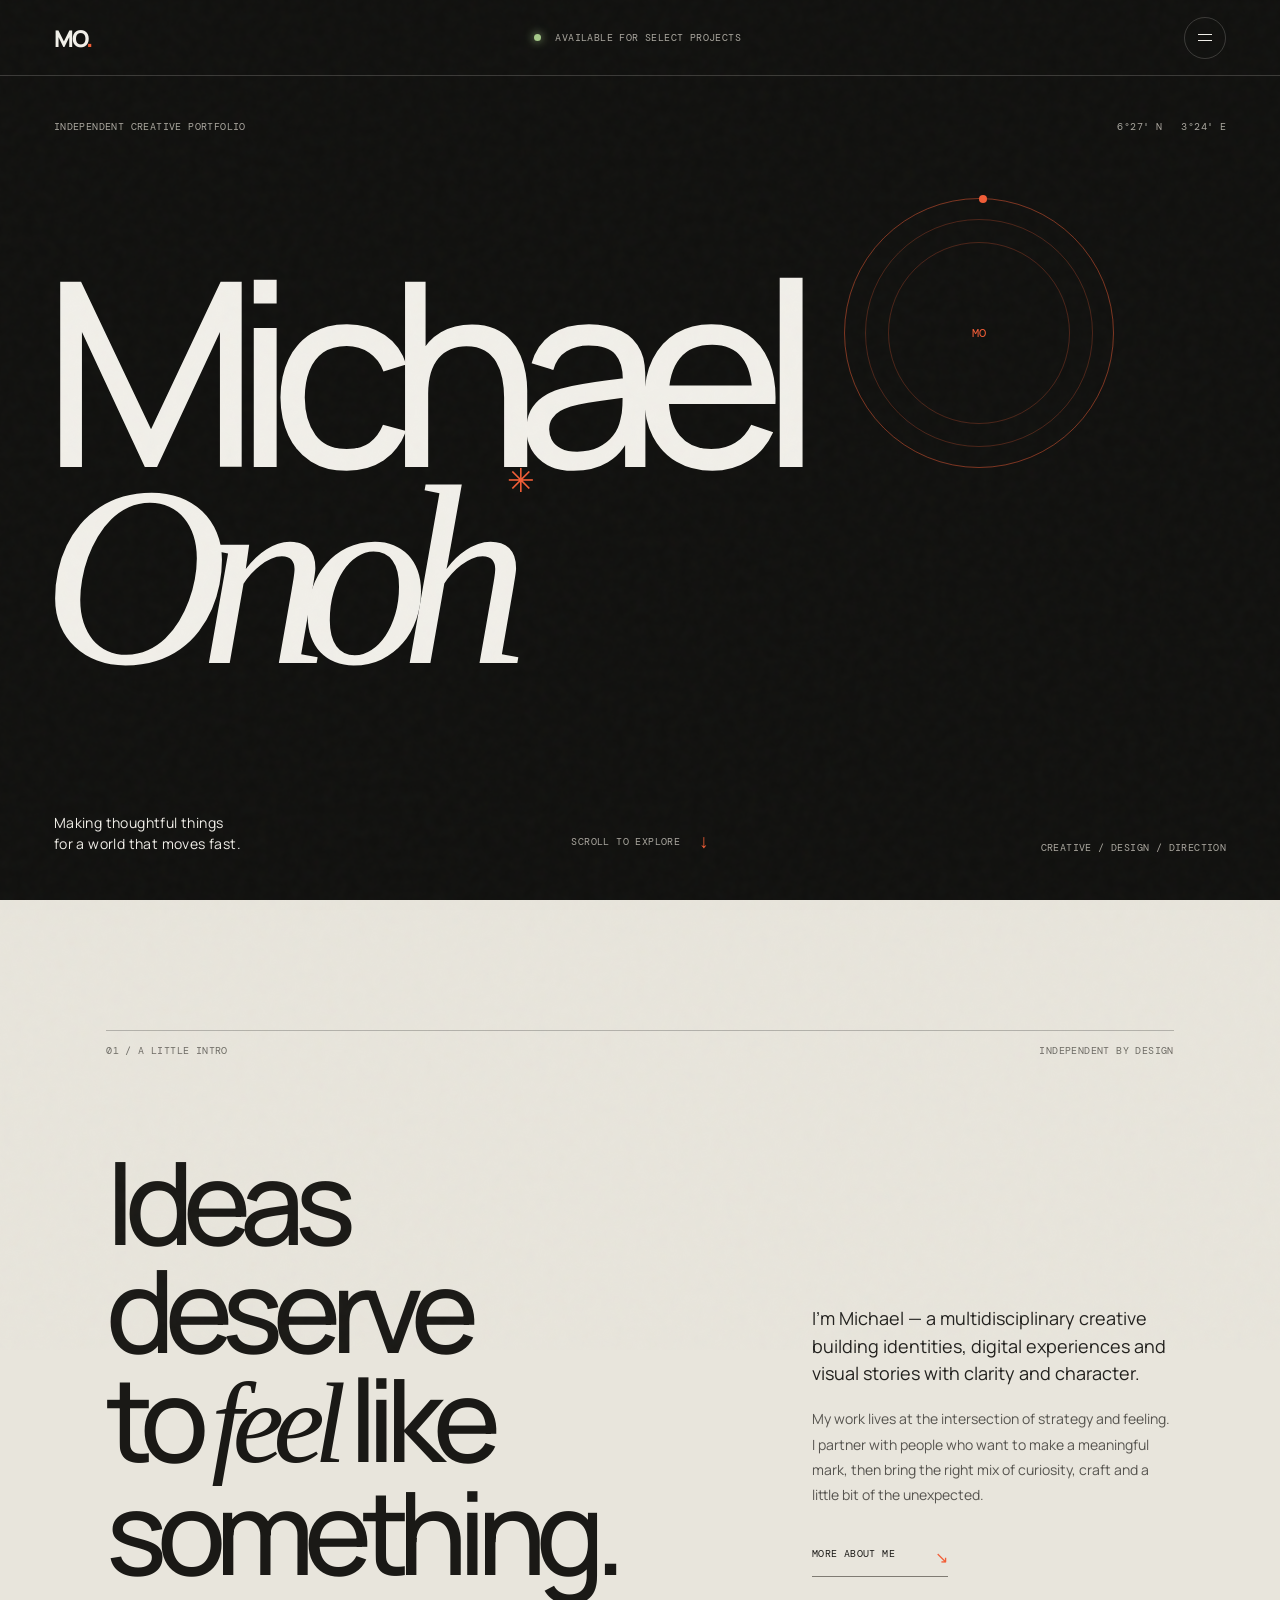
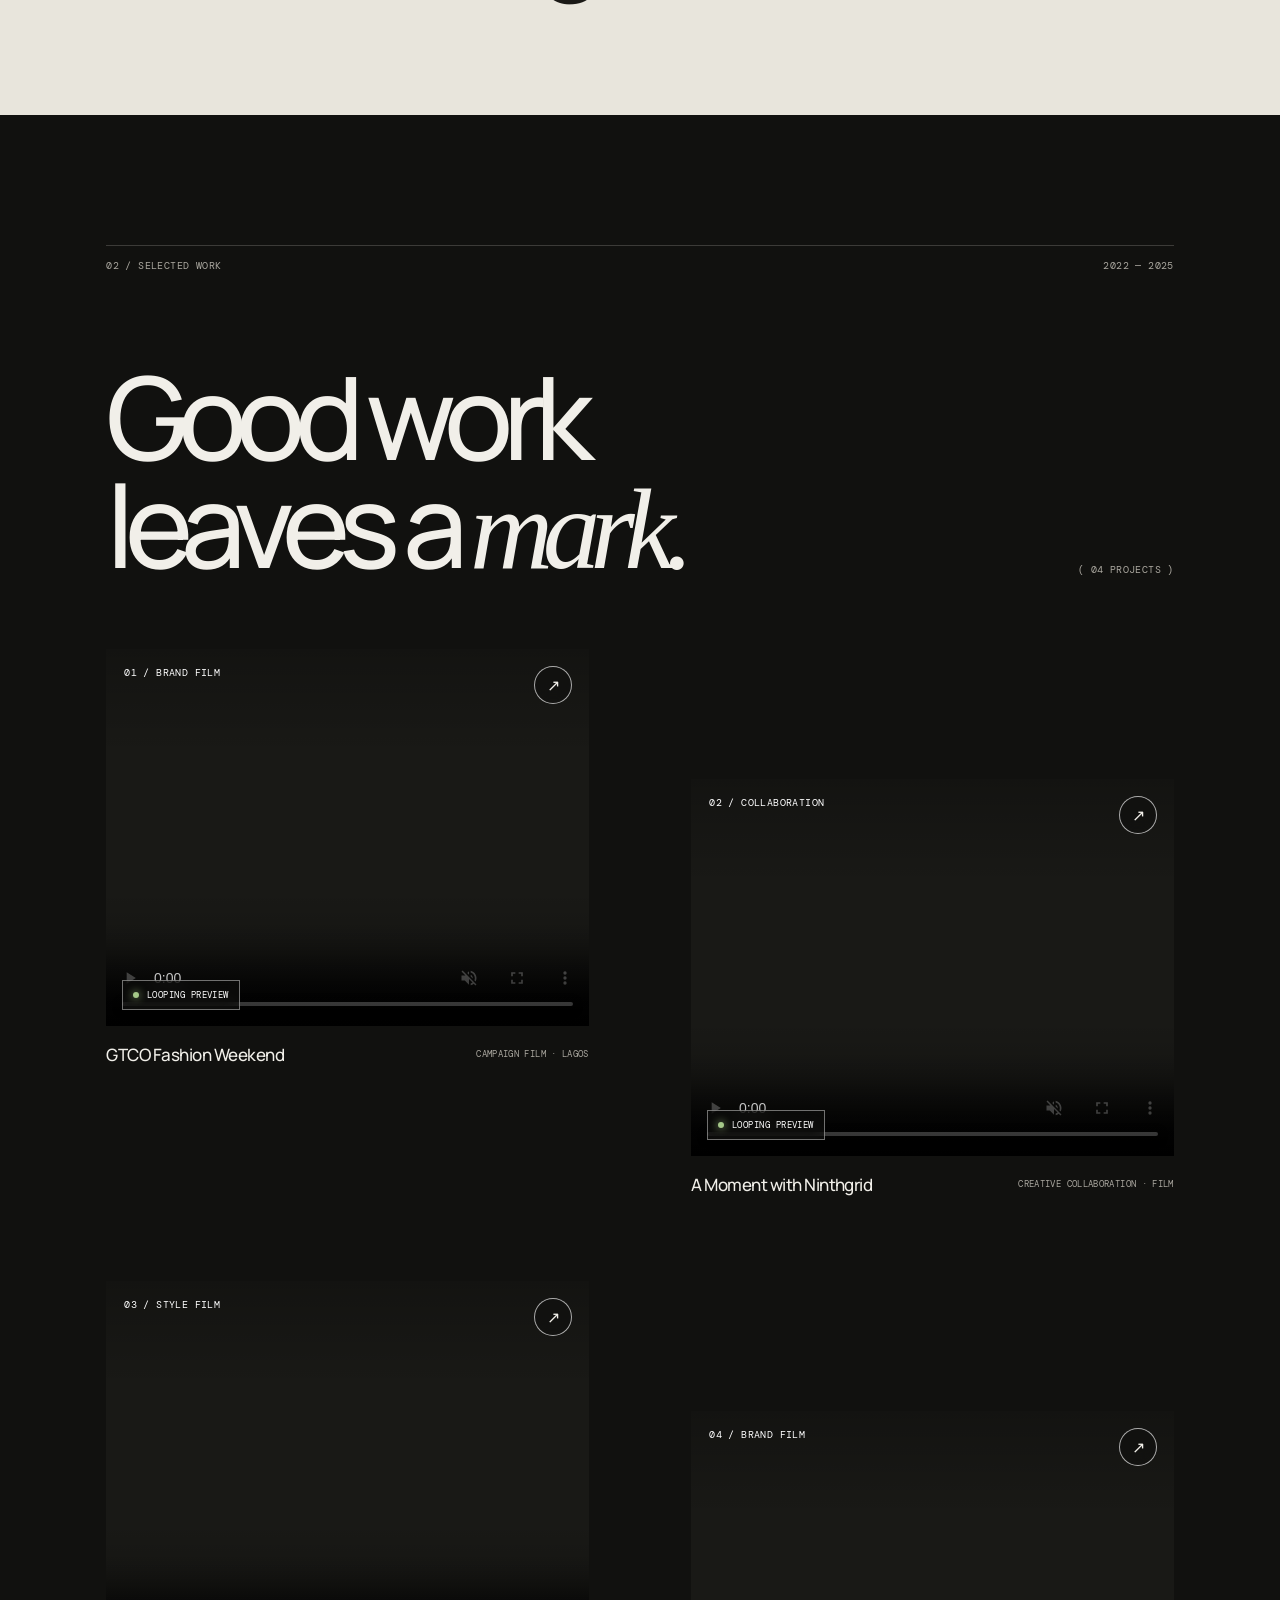
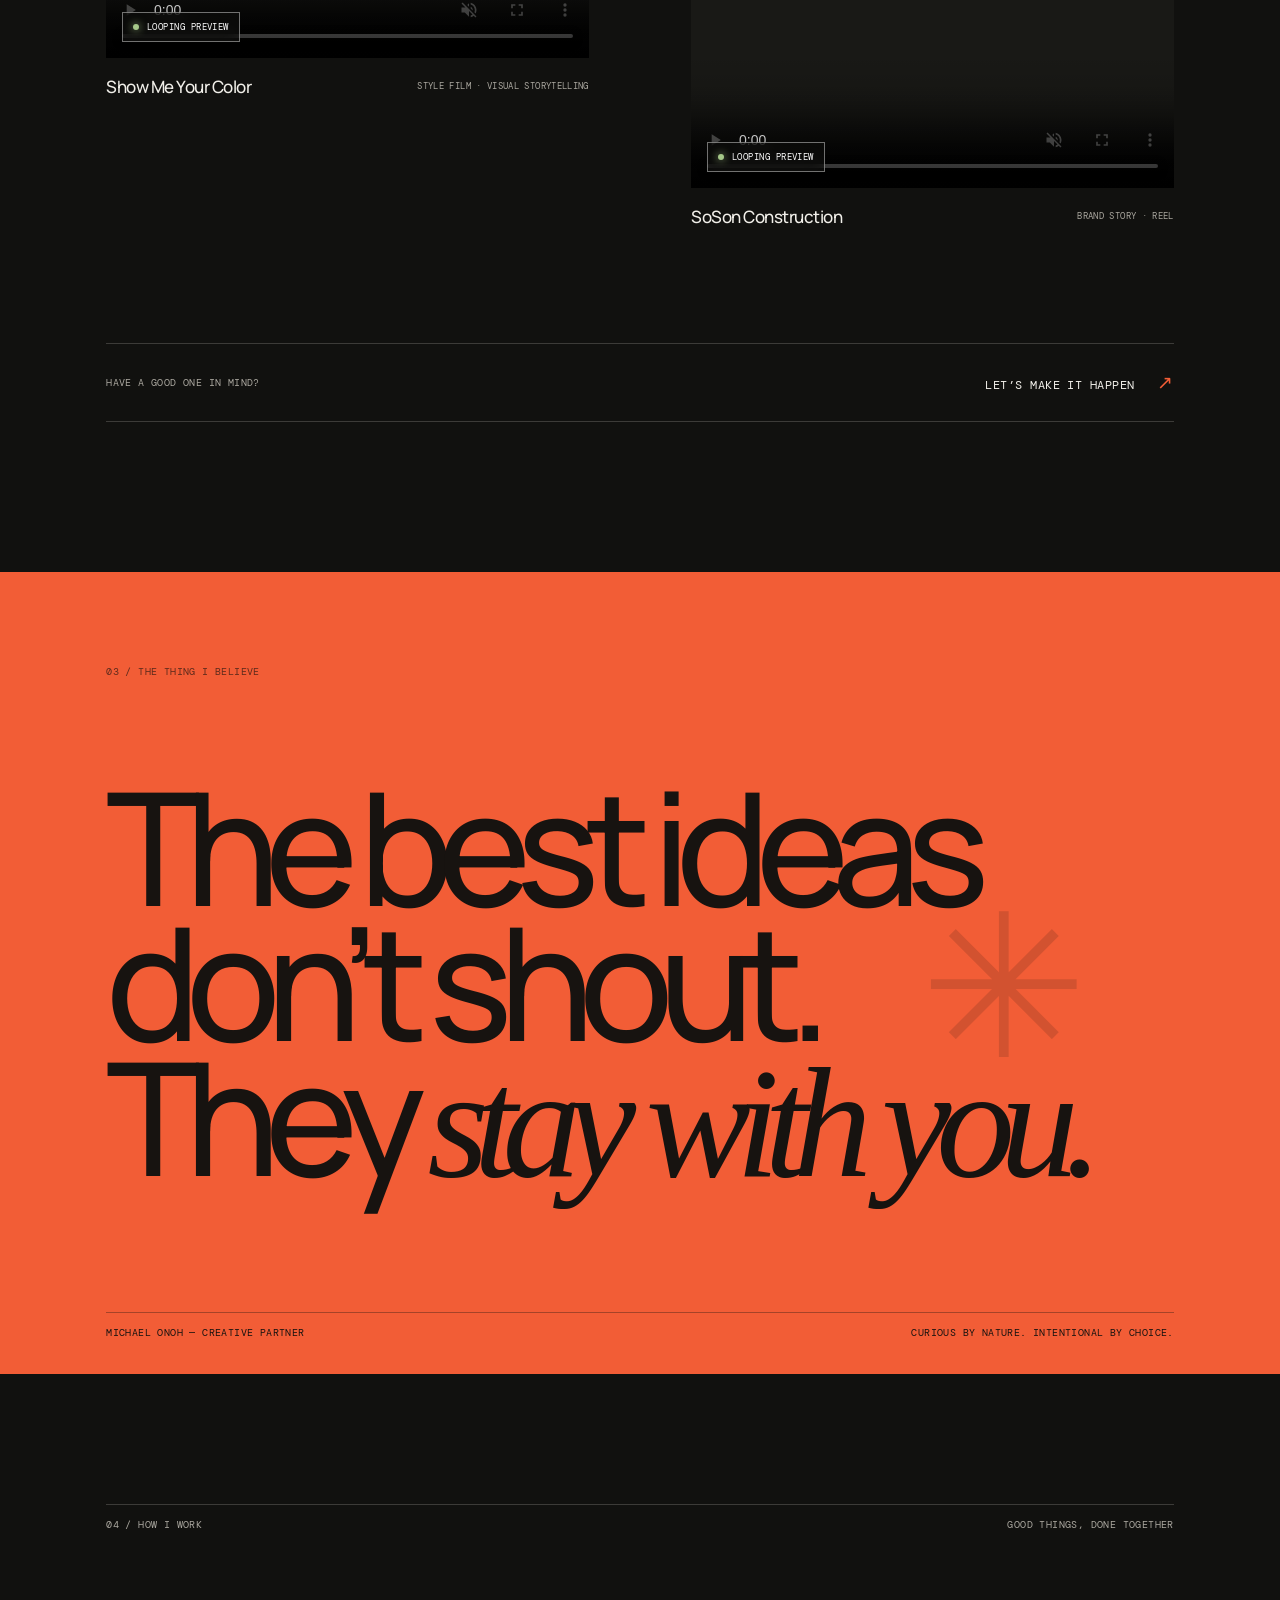
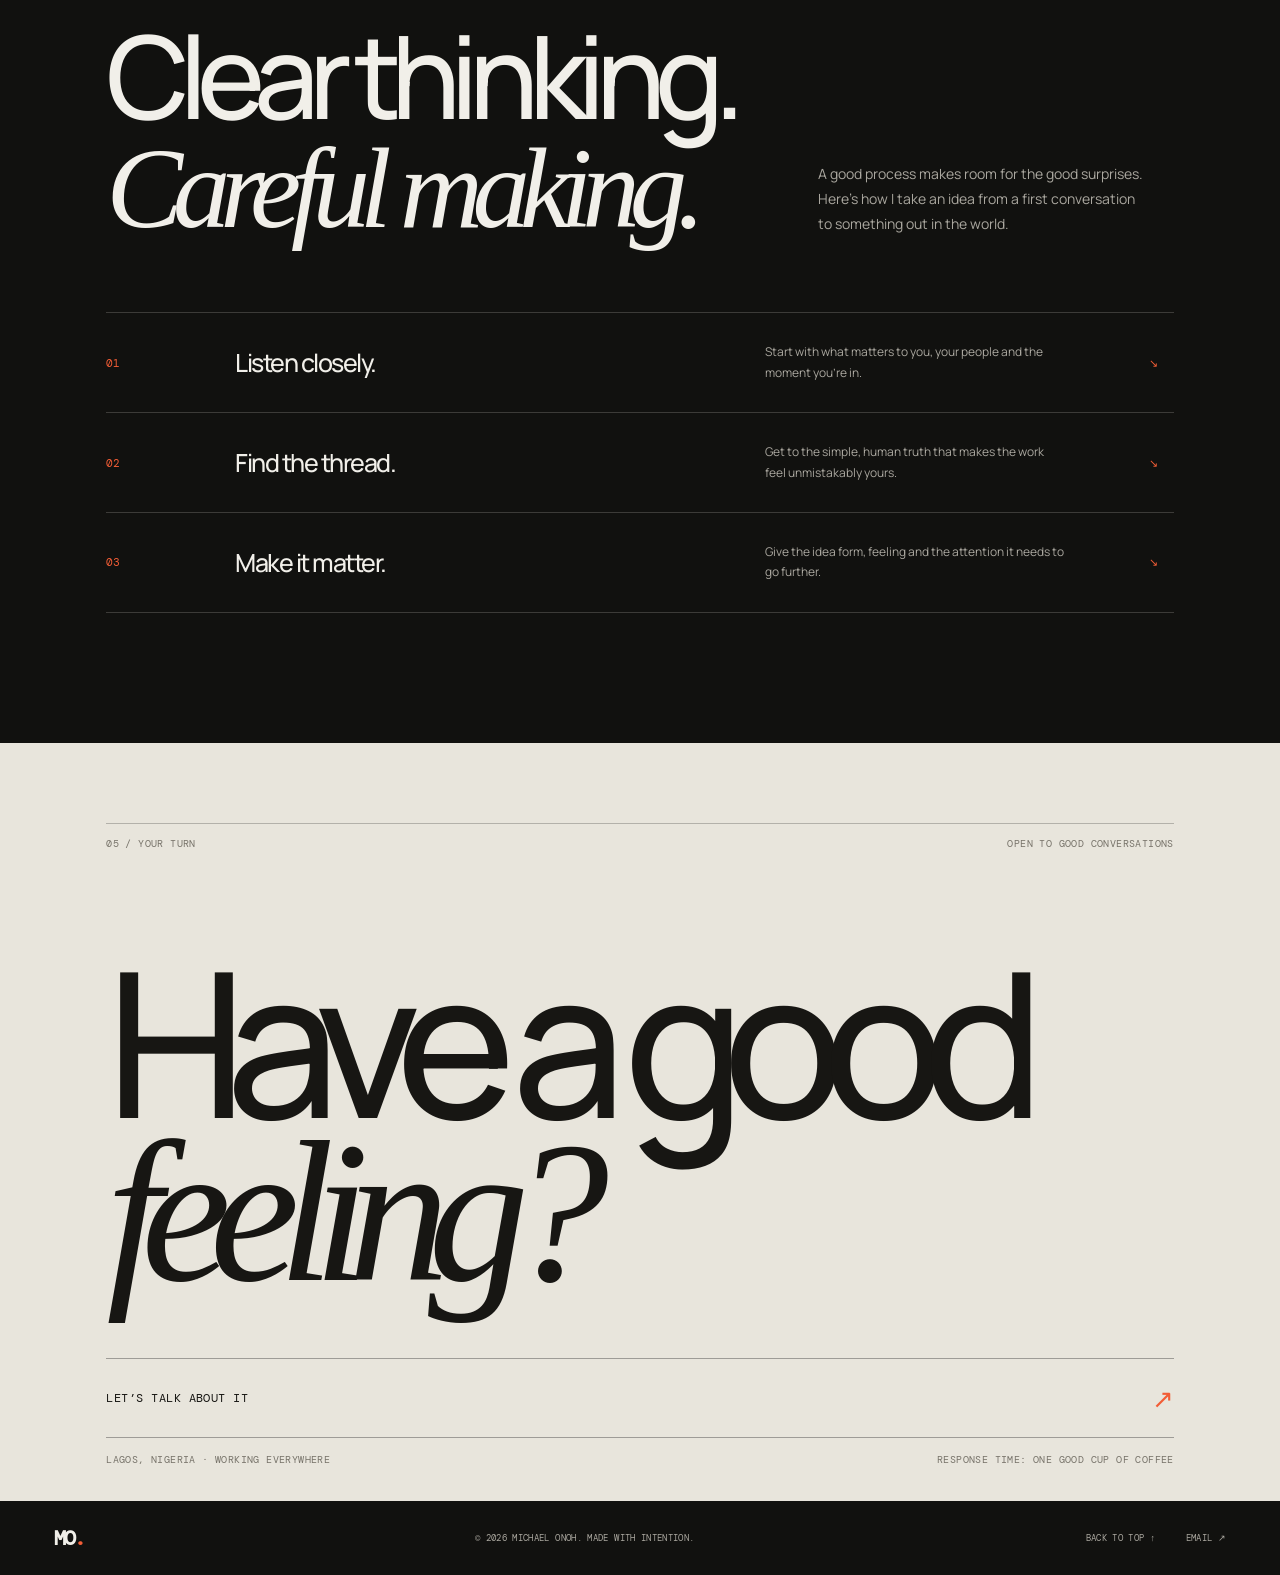
<file: michael-onoh-portfolio/index.html>
<!doctype html>
<html lang="en">
<head>
  <meta charset="utf-8" />
  <meta name="viewport" content="width=device-width, initial-scale=1" />
  <meta name="theme-color" content="#11110f" />
  <meta name="description" content="Michael Onoh — independent creative, designer and filmmaker. Selected work, ideas and collaborations." />
  <title>Michael Onoh — Creative Portfolio</title>
  <link rel="preconnect" href="https://fonts.googleapis.com">
  <link rel="preconnect" href="https://fonts.gstatic.com" crossorigin>
  <link href="https://fonts.googleapis.com/css2?family=DM+Mono:wght@400;500&family=Manrope:wght@400;500;600;700;800&display=swap" rel="stylesheet">
  <link rel="stylesheet" href="style.css" />
</head>
<body>
  <div class="grain" aria-hidden="true"></div>
  <header class="topbar">
    <a class="wordmark" href="#top" aria-label="Michael Onoh home">MO<span class="dot">.</span></a>
    <span class="availability"><i></i> AVAILABLE FOR SELECT PROJECTS</span>
    <button class="menu-toggle" aria-label="Open navigation" aria-expanded="false"><span></span><span></span></button>
  </header>
  <nav class="menu" aria-hidden="true">
    <div class="menu-meta">NAVIGATION <span>01 — 05</span></div>
    <a href="#work"><small>01</small> Selected work <b>↗</b></a>
    <a href="#about"><small>02</small> About me <b>↗</b></a>
    <a href="#approach"><small>03</small> Approach <b>↗</b></a>
    <a href="#contact"><small>04</small> Get in touch <b>↗</b></a>
    <div class="menu-social">LAGOS, NG <span>INSTAGRAM ↗ &nbsp; LINKEDIN ↗</span></div>
  </nav>
  <main id="top">
    <section class="hero">
      <div class="hero-kicker"><span>INDEPENDENT CREATIVE PORTFOLIO</span><span>6°27' N &nbsp; 3°24' E</span></div>
      <div class="hero-title-wrap"><h1 class="hero-title">Michael<br><em>Onoh</em><span class="hero-star">✳</span></h1></div>
      <div class="hero-bottom">
        <p>Making thoughtful things<br>for a world that moves fast.</p>
        <a class="scroll-cue" href="#intro"><span>SCROLL TO EXPLORE</span><b>↓</b></a>
        <span class="hero-index">CREATIVE / DESIGN / DIRECTION</span>
      </div>
      <div class="hero-orbit" aria-hidden="true"><span>MO</span><i></i></div>
    </section>
    <section class="intro section-pad" id="intro">
      <div class="section-label"><span>01 / A LITTLE INTRO</span><span>INDEPENDENT BY DESIGN</span></div>
      <div class="intro-grid"><h2 class="reveal">Ideas deserve<br>to <em>feel</em> like<br>something.</h2><div class="intro-copy reveal"><p class="lead">I’m Michael — a multidisciplinary creative building identities, digital experiences and visual stories with clarity and character.</p><p>My work lives at the intersection of strategy and feeling. I partner with people who want to make a meaningful mark, then bring the right mix of curiosity, craft and a little bit of the unexpected.</p><a class="text-link" href="#about">MORE ABOUT ME <span>↘</span></a></div></div>
    </section>
    <section class="work section-pad" id="work">
      <div class="section-label"><span>02 / SELECTED WORK</span><span>2022 — 2025</span></div>
      <div class="work-heading"><h2 class="reveal">Good work<br>leaves a <em>mark.</em></h2><span class="work-count">( 04 PROJECTS )</span></div>
      <div class="project-grid">
        <article class="project project-large reveal"><div class="project-image image-one"><video class="project-video" autoplay muted loop playsinline controls preload="metadata" poster="https://raw.githubusercontent.com/Yeoflagosdev/Michael-Onoh-/main/hero-frame-3.jpg"><source src="https://raw.githubusercontent.com/Yeoflagosdev/Michael-Onoh-/main/gtco-fashion-weekend-thebrandajeye.mp4" type="video/mp4"></video><span class="image-tag">01 / BRAND FILM</span><span class="player-label"><i></i> LOOPING PREVIEW</span><a class="project-arrow instagram-arrow" href="https://www.instagram.com/fiveone.agency/" target="_blank" rel="noopener noreferrer" aria-label="View GTCO Fashion Weekend on Instagram">↗</a></div><div class="project-info"><h3>GTCO Fashion Weekend</h3><span>CAMPAIGN FILM · LAGOS</span></div></article>
        <article class="project project-offset reveal"><div class="project-image image-two"><video class="project-video" autoplay muted loop playsinline controls preload="metadata" poster="https://raw.githubusercontent.com/Yeoflagosdev/Michael-Onoh-/main/ninthgrid-collaboration-poster.jpg"><source src="https://raw.githubusercontent.com/Yeoflagosdev/Michael-Onoh-/main/moment-with-ninthgrid.mp4" type="video/mp4"></video><span class="image-tag">02 / COLLABORATION</span><span class="player-label"><i></i> LOOPING PREVIEW</span><a class="project-arrow instagram-arrow" href="https://www.instagram.com/fiveone.agency/" target="_blank" rel="noopener noreferrer" aria-label="View Ninthgrid collaboration on Instagram">↗</a></div><div class="project-info"><h3>A Moment with Ninthgrid</h3><span>CREATIVE COLLABORATION · FILM</span></div></article>
        <article class="project reveal"><div class="project-image image-three"><video class="project-video" autoplay muted loop playsinline controls preload="metadata" poster="https://raw.githubusercontent.com/Yeoflagosdev/Michael-Onoh-/main/hero-frame-6.jpg"><source src="https://raw.githubusercontent.com/Yeoflagosdev/Michael-Onoh-/main/show-me-your-color-style.mp4" type="video/mp4"></video><span class="image-tag">03 / STYLE FILM</span><span class="player-label"><i></i> LOOPING PREVIEW</span><a class="project-arrow instagram-arrow" href="https://www.instagram.com/fiveone.agency/" target="_blank" rel="noopener noreferrer" aria-label="View Show Me Your Color on Instagram">↗</a></div><div class="project-info"><h3>Show Me Your Color</h3><span>STYLE FILM · VISUAL STORYTELLING</span></div></article>
        <article class="project project-offset reveal"><div class="project-image image-four"><video class="project-video" autoplay muted loop playsinline controls preload="metadata" poster="https://raw.githubusercontent.com/Yeoflagosdev/Michael-Onoh-/main/soson-construction-poster.jpg"><source src="https://raw.githubusercontent.com/Yeoflagosdev/Michael-Onoh-/main/soson-construction-reel.mp4" type="video/mp4"></video><span class="image-tag">04 / BRAND FILM</span><span class="player-label"><i></i> LOOPING PREVIEW</span><a class="project-arrow instagram-arrow" href="https://www.instagram.com/fiveone.agency/" target="_blank" rel="noopener noreferrer" aria-label="View SoSon Construction film on Instagram">↗</a></div><div class="project-info"><h3>SoSon Construction</h3><span>BRAND STORY · REEL</span></div></article>
      </div>
      <a class="all-work" href="#contact"><span>HAVE A GOOD ONE IN MIND?</span><b>LET’S MAKE IT HAPPEN <i>↗</i></b></a>
    </section>
    <section class="statement" id="about"><div class="statement-inner"><span class="section-label">03 / THE THING I BELIEVE</span><h2 class="reveal">The best ideas<br>don’t shout.<br>They <em>stay with you.</em></h2><span class="statement-mark">✳</span><div class="statement-foot"><span>MICHAEL ONOH — CREATIVE PARTNER</span><span>CURIOUS BY NATURE. INTENTIONAL BY CHOICE.</span></div></div></section>
    <section class="approach section-pad" id="approach"><div class="section-label"><span>04 / HOW I WORK</span><span>GOOD THINGS, DONE TOGETHER</span></div><div class="approach-top"><h2 class="reveal">Clear thinking.<br><em>Careful making.</em></h2><p class="reveal">A good process makes room for the good surprises. Here’s how I take an idea from a first conversation to something out in the world.</p></div><div class="steps"><article><span>01</span><h3>Listen closely.</h3><p>Start with what matters to you, your people and the moment you’re in.</p><b>↘</b></article><article><span>02</span><h3>Find the thread.</h3><p>Get to the simple, human truth that makes the work feel unmistakably yours.</p><b>↘</b></article><article><span>03</span><h3>Make it matter.</h3><p>Give the idea form, feeling and the attention it needs to go further.</p><b>↘</b></article></div></section>
    <section class="contact" id="contact"><div class="section-label"><span>05 / YOUR TURN</span><span>OPEN TO GOOD CONVERSATIONS</span></div><h2>Have a good<br><em>feeling?</em></h2><a class="contact-link" href="mailto:hello@michaelonoh.com"><span>LET’S TALK ABOUT IT</span><b>↗</b></a><div class="contact-bottom"><span>LAGOS, NIGERIA · WORKING EVERYWHERE</span><span>RESPONSE TIME: ONE GOOD CUP OF COFFEE</span></div></section>
  </main>
  <footer><a class="wordmark" href="#top">MO<span class="dot">.</span></a><span>© <span id="year"></span> MICHAEL ONOH. MADE WITH INTENTION.</span><div><a href="#top">BACK TO TOP ↑</a><a href="mailto:hello@michaelonoh.com">EMAIL ↗</a></div></footer>
  <script src="script.js"></script>
</body>
</html>
</file>
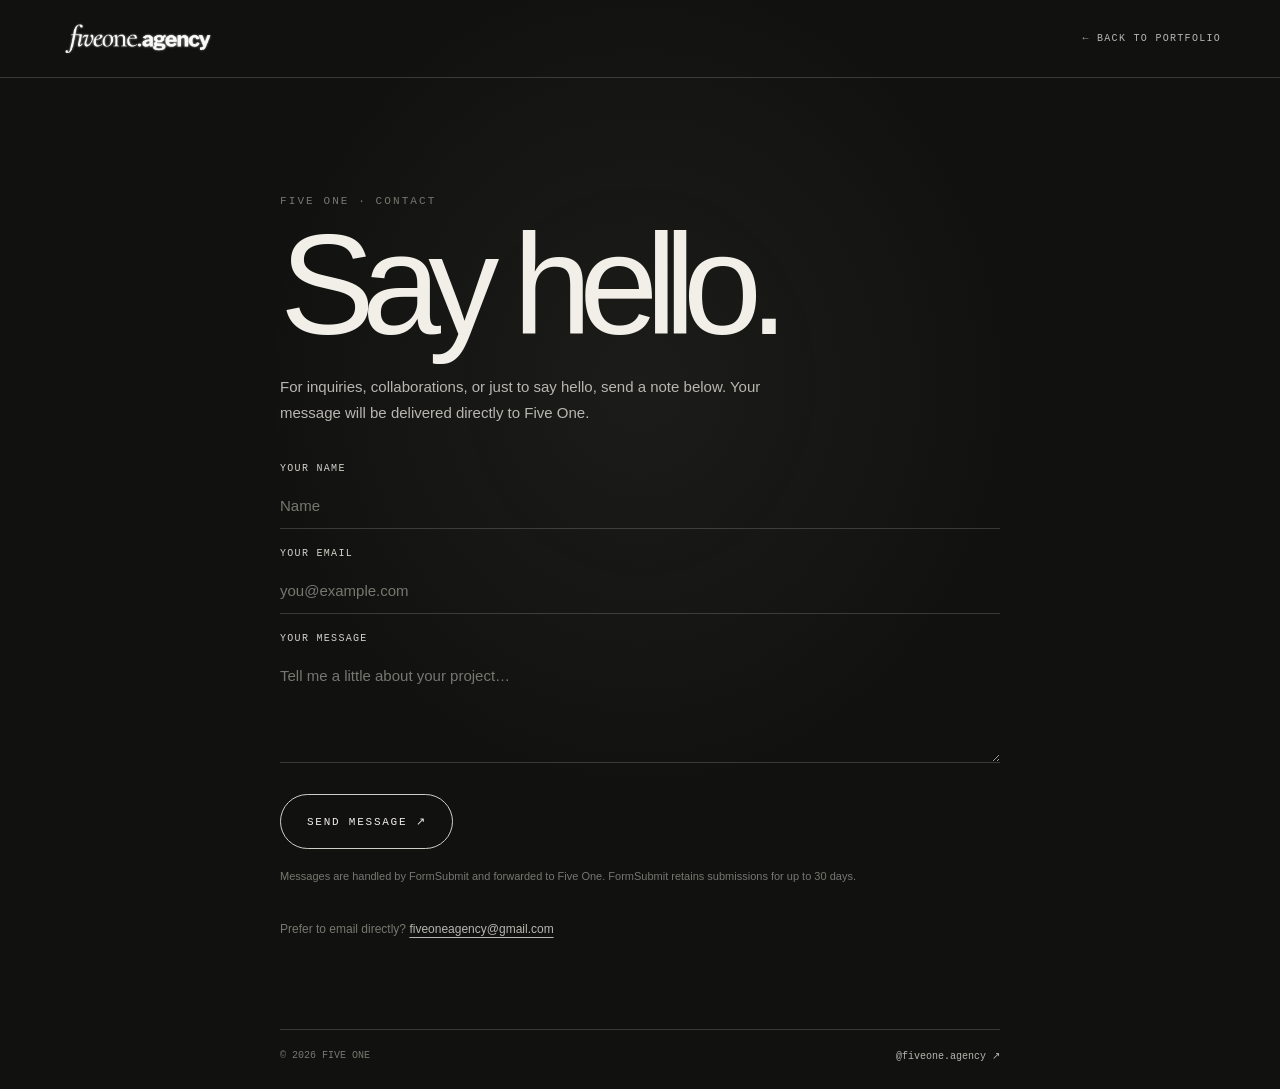
<file: contact.html>
<!DOCTYPE html>
<html lang="en">
<head>
  <meta charset="UTF-8">
  <meta name="viewport" content="width=device-width, initial-scale=1.0">
  <meta name="theme-color" content="#11110f">
  <title>Get in Touch — Five One</title>
  <style>
    :root { --bg:#11110f; --ink:#f1efe8; --soft:#b8b6b0; --dim:#777770; --rule:rgba(241,239,232,.18); font-family:Arial,Helvetica,sans-serif; color:var(--ink); background:var(--bg); -webkit-font-smoothing:antialiased; }
    * { box-sizing:border-box; }
    body { min-height:100vh; margin:0; background:radial-gradient(ellipse at 50% 35%,rgba(216,217,203,.055),transparent 42%),var(--bg); }
    a { color:inherit; text-decoration:none; }
    .topbar { height:78px; display:flex; align-items:center; justify-content:space-between; padding:0 4.6vw; border-bottom:1px solid var(--rule); }
    .logo { display:inline-flex; align-items:center; }
    .logo img { display:block; width:156px; max-width:38vw; height:auto; }
    .back { color:var(--soft); font:10px ui-monospace,SFMono-Regular,Menlo,monospace; letter-spacing:.13em; transition:color .2s; }
    .back:hover { color:var(--ink); }
    main { width:min(100% - 44px,720px); margin:0 auto; padding:clamp(76px,13vh,145px) 0 90px; }
    .eyebrow { margin:0 0 17px; color:var(--dim); font:11px ui-monospace,SFMono-Regular,Menlo,monospace; letter-spacing:.19em; text-transform:uppercase; }
    h1 { margin:0; font-size:clamp(64px,14vw,142px); font-weight:500; line-height:.86; letter-spacing:-.09em; }
    .intro { max-width:515px; margin:28px 0 38px; color:var(--soft); font-size:15px; line-height:1.7; }
    form { display:grid; gap:19px; }
    label { display:grid; gap:9px; color:#d3d1ca; font:10px ui-monospace,SFMono-Regular,Menlo,monospace; letter-spacing:.13em; text-transform:uppercase; }
    input, textarea { width:100%; padding:14px 0; border:0; border-bottom:1px solid var(--rule); border-radius:0; outline:none; background:transparent; color:var(--ink); font:15px Arial,Helvetica,sans-serif; letter-spacing:normal; text-transform:none; transition:border-color .2s; }
    input::placeholder, textarea::placeholder { color:#777770; }
    input:focus, textarea:focus { border-color:var(--ink); }
    textarea { min-height:110px; resize:vertical; }
    .form-honey { display:none!important; }
    .form-status { margin:0 0 22px; color:var(--ink); font-size:14px; line-height:1.6; }
    .form-note { margin:19px 0 0; color:var(--dim); font-size:11px; line-height:1.6; }
    .submit { display:inline-flex; min-height:55px; width:max-content; align-items:center; justify-content:center; margin-top:12px; padding:0 26px; border:1px solid rgba(241,239,232,.85); border-radius:999px; background:transparent; color:var(--ink); cursor:pointer; font:11px ui-monospace,SFMono-Regular,Menlo,monospace; letter-spacing:.16em; transition:background .2s,color .2s,transform .2s; }
    .submit:hover { transform:translateY(-2px); background:var(--ink); color:var(--bg); }
    .direct { margin:33px 0 0; color:var(--dim); font-size:12px; line-height:1.7; }
    .direct a { color:var(--soft); text-decoration:underline; text-underline-offset:4px; }
    footer { display:flex; justify-content:space-between; gap:20px; width:min(100% - 44px,720px); margin:0 auto; padding:20px 0 27px; border-top:1px solid var(--rule); color:var(--dim); font:10px ui-monospace,SFMono-Regular,Menlo,monospace; }
    footer a { color:var(--soft); }
    @media(max-width:540px) { .topbar { height:66px; padding:0 18px; } main { width:calc(100% - 36px); padding-top:75px; } .intro { font-size:14px; } footer { width:calc(100% - 36px); font-size:9px; } }
    @media(prefers-reduced-motion:reduce) { *,*::before,*::after { scroll-behavior:auto!important; transition-duration:.01ms!important; } }
  </style>
</head>
<body>
  <header class="topbar">
    <a class="logo" href="creator-portfolio.html" aria-label="Back to Five One portfolio"><img src="fiveone-wordmark.png" alt="Five One Agency"></a>
    <a class="back" href="creator-portfolio.html">← BACK TO PORTFOLIO</a>
  </header>
  <main>
    <p class="eyebrow">Five One · Contact</p>
    <h1>Say hello.</h1>
    <p class="intro">For inquiries, collaborations, or just to say hello, send a note below. Your message will be delivered directly to Five One.</p>
    <p id="form-status" class="form-status" role="status" aria-live="polite" hidden>Thanks — your message is on its way. I’ll reply as soon as I can.</p>
    <form id="contact-form" action="https://formsubmit.co/fiveoneagency@gmail.com" method="POST">
      <input type="hidden" name="_subject" value="New project inquiry from Five One website">
      <input type="hidden" name="_template" value="table">
      <input type="hidden" name="_next" value="https://yeoflagosdev.github.io/Michael-Onoh-/contact.html?sent=1">
      <input type="hidden" name="_url" value="https://yeoflagosdev.github.io/Michael-Onoh-/contact.html">
      <label>Your name<input name="name" autocomplete="name" placeholder="Name" required></label>
      <label>Your email<input name="email" type="email" autocomplete="email" placeholder="you@example.com" required></label>
      <label>Your message<textarea name="message" placeholder="Tell me a little about your project…" required></textarea></label>
      <div class="form-honey" aria-hidden="true"><label>Leave this field empty<input name="_honey" tabindex="-1" autocomplete="off"></label></div>
      <button class="submit" type="submit">SEND MESSAGE ↗</button>
    </form>
    <p class="form-note">Messages are handled by FormSubmit and forwarded to Five One. FormSubmit retains submissions for up to 30 days.</p>
    <p class="direct">Prefer to email directly? <a id="direct-email" href="mailto:fiveoneagency@gmail.com">fiveoneagency@gmail.com</a></p>
  </main>
  <footer><span>© 2026 FIVE ONE</span><a href="https://www.instagram.com/fiveone.agency/" target="_blank" rel="noreferrer">@fiveone.agency ↗</a></footer>
  <script>
    if (new URLSearchParams(window.location.search).get('sent') === '1') {
      document.getElementById('form-status').hidden = false;
    }
  </script>
</body>
</html>
</file>
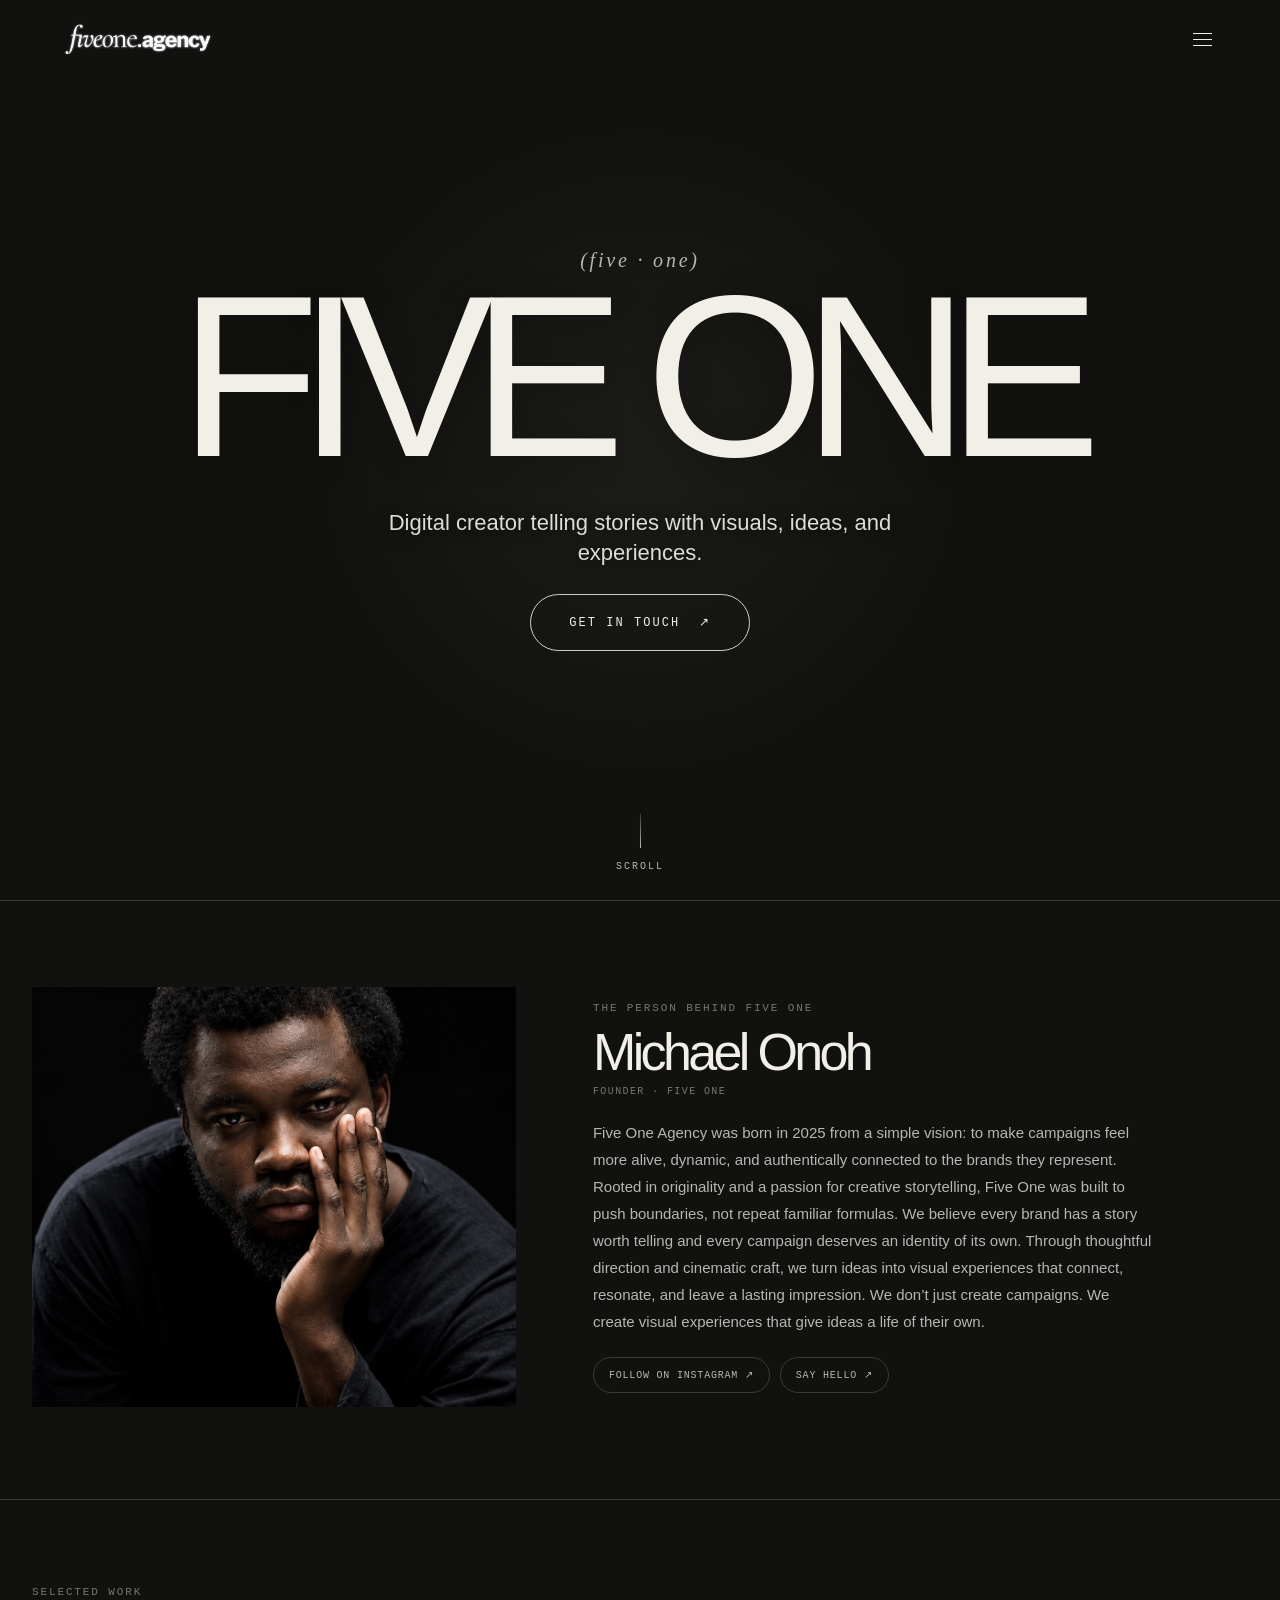
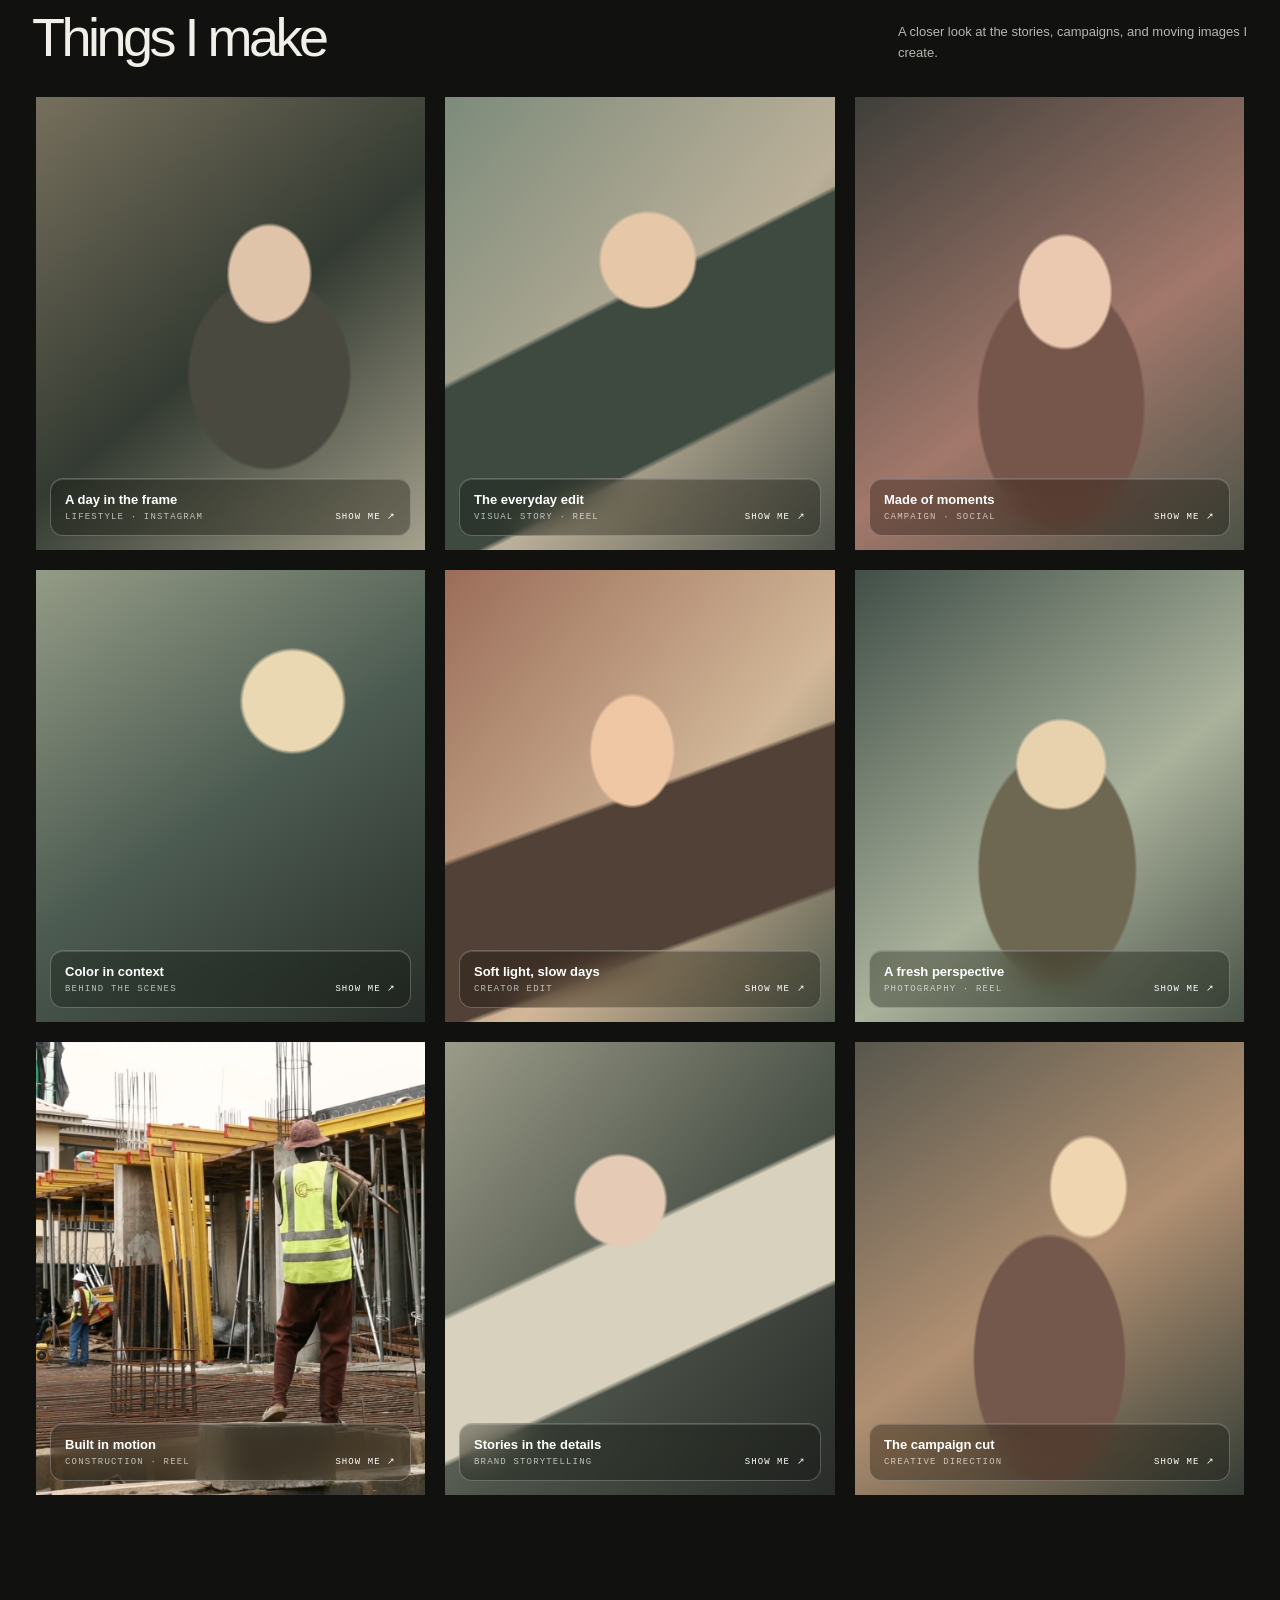
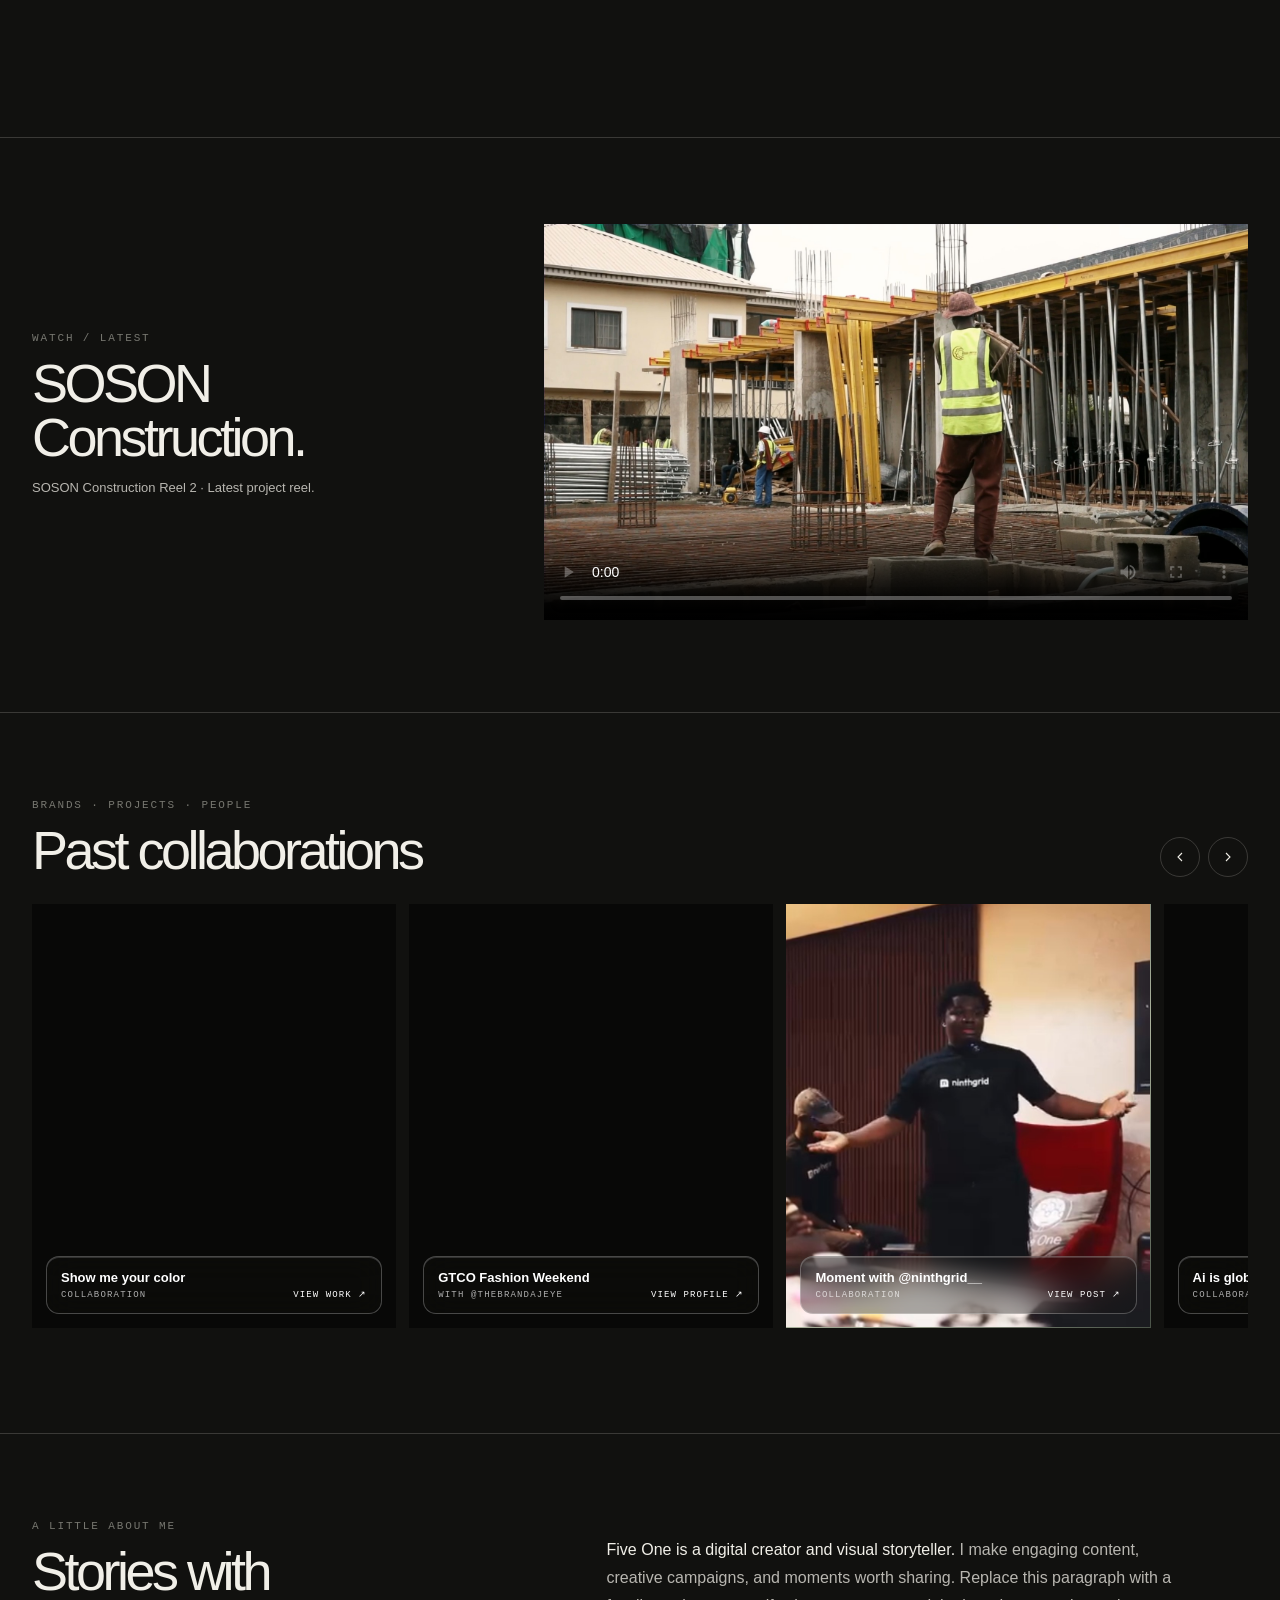
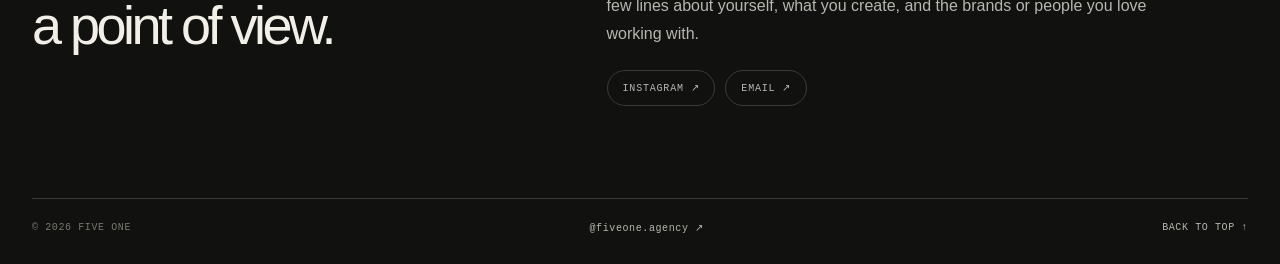
<file: creator-portfolio.html>
<!DOCTYPE html>
<html lang="en">
<head>
  <meta charset="UTF-8">
  <meta name="viewport" content="width=device-width, initial-scale=1.0">
  <meta name="theme-color" content="#11110f">
  <title>Five One — Creator Portfolio</title>
  <style>
    :root {
      --bg: #11110f;
      --ink: #f1efe8;
      --soft: #b8b6b0;
      --dim: #777770;
      --rule: rgba(241,239,232,.18);
      --glass: rgba(241,239,232,.09);
      --lime: #d4ff70;
      font-family: Arial, Helvetica, sans-serif;
      color: var(--ink);
      background: var(--bg);
      font-synthesis: none;
      text-rendering: optimizeLegibility;
      -webkit-font-smoothing: antialiased;
    }

    * { box-sizing: border-box; }
    html { scroll-behavior: smooth; background: var(--bg); }
    body { margin: 0; min-width: 320px; background: var(--bg); }
    a { color: inherit; text-decoration: none; }
    button { font: inherit; }
    .shell { width: min(100% - 64px, 1440px); margin: 0 auto; }

    .topbar { position: absolute; z-index: 5; top: 0; left: 0; width: 100%; height: 78px; display: flex; align-items: center; justify-content: space-between; padding: 0 4.6vw; }
    .logo { display: inline-flex; align-items: center; }
    .logo img { display: block; width: 156px; max-width: 38vw; height: auto; }
    .menu-button { width: 38px; height: 38px; display: grid; place-content: center; gap: 5px; border: 1px solid transparent; border-radius: 50%; background: transparent; cursor: pointer; transition: .25s; }
    .menu-button:hover { border-color: var(--rule); background: var(--glass); }
    .menu-button i { display: block; width: 19px; height: 1px; background: var(--ink); }

    .hero { min-height: 100svh; position: relative; display: flex; flex-direction: column; align-items: center; justify-content: center; overflow: hidden; padding: 110px 24px 110px; text-align: center; }
    .hero::before { content: ""; position: absolute; width: 54vw; height: 54vw; max-width: 760px; max-height: 760px; border-radius: 50%; background: radial-gradient(circle, rgba(216,217,203,.055), transparent 67%); pointer-events: none; }
    .hero-collage { position: absolute; inset: 0; overflow: hidden; pointer-events: none; }
    .hero-shot { position: absolute; display: block; width: clamp(170px, 20vw, 330px); height: 37vh; object-fit: cover; border: 1px solid rgba(255,255,255,.12); box-shadow: 0 20px 70px rgba(0,0,0,.4); opacity: .72; pointer-events: auto; transform-style: preserve-3d; transform: perspective(900px) rotateX(var(--hero-tilt-y, 0deg)) rotateY(var(--hero-tilt-x, 0deg)) rotate(var(--hero-rotation, 0deg)); transition: transform .22s ease, filter .3s ease, opacity .3s ease; animation: drift 8s ease-in-out infinite alternate; }
    .hero-shot:nth-child(even) { animation-delay: -4s; }
    .hero-shot.is-active { opacity: .96; }
    .hero-empty { background: rgba(241,239,232,.035); border-color: rgba(255,255,255,.2); backdrop-filter: blur(2px); -webkit-backdrop-filter: blur(2px); }
    .hero-shot.shot-a { left: -3%; top: -15%; width: 20vw; height: 36vh; --hero-rotation: -5deg; }
    .hero-shot.shot-b { left: 27%; top: -22%; width: 21vw; height: 40vh; --hero-rotation: 2deg; }
    .hero-shot.shot-c { right: -3%; top: -18%; width: 20vw; height: 36vh; --hero-rotation: 5deg; }
    .hero-shot.shot-d { left: 2%; top: 31%; width: 20vw; height: 39vh; --hero-rotation: -4deg; }
    .hero-shot.shot-e { right: 2%; top: 30%; width: 20vw; height: 41vh; --hero-rotation: 4deg; }
    .hero-shot.shot-f { left: 30%; bottom: -23%; width: 21vw; height: 38vh; --hero-rotation: 4deg; }
    .hero-shot.shot-g { left: -6%; bottom: -17%; width: 19vw; height: 30vh; --hero-rotation: 5deg; }
    .hero-shot.shot-h { right: 15%; bottom: -26%; width: 22vw; height: 36vh; --hero-rotation: -5deg; }
    .hero-shot.shot-i { left: 19%; top: 4%; width: 13vw; height: 22vh; --hero-rotation: 3deg; }
    .hero-shot.shot-j { right: 19%; top: 3%; width: 13vw; height: 22vh; --hero-rotation: -3deg; }
    .hero-shot.shot-k { left: -8%; top: 59%; width: 16vw; height: 24vh; --hero-rotation: 4deg; }
    .hero-shot.shot-l { right: -8%; top: 59%; width: 16vw; height: 24vh; --hero-rotation: -4deg; }
    .hero-shot.shot-m { left: 42%; bottom: -28%; width: 15vw; height: 24vh; --hero-rotation: 2deg; }
    .hero-shot { width: clamp(130px, 16vw, 230px) !important; height: 26vh !important; }
    .hero-shot.shot-n { right: 30%; top: 7%; --hero-rotation: -2deg; }
    .hero-content { position: relative; z-index: 1; width: 100%; pointer-events: none; }
    .hero-content a { pointer-events: auto; }
    .hero h1 { text-shadow: 0 2px 28px rgba(17,17,15,.48); }
    .hero-copy { text-shadow: 0 2px 14px rgba(17,17,15,.75); }
    .pronunciation { position: relative; margin: 0 0 10px; color: var(--soft); font-family: Georgia, serif; font-size: clamp(13px, 1.7vw, 20px); font-style: italic; letter-spacing: .14em; animation: arrive .9s .1s both; }
    .hero h1 { position: relative; margin: 0; font-size: clamp(76px, 18vw, 255px); font-weight: 500; letter-spacing: -.095em; line-height: .82; white-space: nowrap; animation: arrive .95s .18s both; }
    .hero h1 span { display: inline-block; padding-right: .095em; }
    .hero-copy { position: relative; max-width: 560px; margin: 37px auto 25px; color: #dedcd5; font-size: clamp(16px, 2.1vw, 22px); line-height: 1.4; text-align: center; animation: arrive .9s .28s both; }
    .outline-link { position: relative; display: inline-flex; min-width: 220px; min-height: 57px; justify-content: center; align-items: center; padding: 0 27px; border: 1px solid rgba(241,239,232,.85); border-radius: 999px; color: var(--ink); font-family: ui-monospace, SFMono-Regular, Menlo, monospace; font-size: 12px; letter-spacing: .17em; transition: color .25s, background .25s, transform .25s; animation: arrive .9s .36s both; }
    .outline-link:hover { transform: translateY(-3px); background: var(--ink); color: var(--bg); }
    .scroll-cue { position: absolute; bottom: 28px; left: 50%; display: flex; flex-direction: column; align-items: center; gap: 13px; transform: translateX(-50%); color: var(--soft); font-family: ui-monospace, SFMono-Regular, Menlo, monospace; font-size: 10px; letter-spacing: .2em; }
    .scroll-cue::before { content: ""; width: 1px; height: 34px; background: linear-gradient(var(--rule),var(--soft)); animation: pulse 1.8s ease-in-out infinite; }

    .section { padding: 86px 0 92px; border-top: 1px solid var(--rule); }
    .section-head { display: flex; justify-content: space-between; align-items: end; gap: 24px; margin-bottom: 25px; }
    .kicker { margin: 0 0 12px; color: var(--dim); font: 11px ui-monospace, SFMono-Regular, Menlo, monospace; letter-spacing: .17em; text-transform: uppercase; }
    .section h2 { margin: 0; font-size: clamp(30px, 5vw, 54px); line-height: 1; letter-spacing: -.065em; font-weight: 500; }
    .section-intro { max-width: 350px; margin: 0; color: var(--soft); font-size: 13px; line-height: 1.6; }
    .controls { display: flex; gap: 8px; }
    .arrow { width: 40px; height: 40px; display: grid; place-items: center; border: 1px solid var(--rule); border-radius: 50%; color: var(--ink); background: transparent; cursor: pointer; transition: .25s; }
    .arrow:hover { color: var(--bg); background: var(--ink); }
    .arrow svg { width: 16px; height: 16px; }

    .carousel { display: grid; grid-auto-flow: column; grid-auto-columns: 30%; gap: 13px; overflow: auto hidden; padding: 2px 1px 13px; scroll-snap-type: x mandatory; scroll-behavior: smooth; scrollbar-width: none; }
    .carousel::-webkit-scrollbar { display: none; }
    #work-carousel { grid-auto-flow: initial; grid-auto-columns: initial; grid-template-columns: repeat(3, minmax(0, 1fr)); gap: 20px; overflow: visible; padding: 8px 4px 24px; }
    .work-card { position: relative; min-width: 0; aspect-ratio: .86; overflow: hidden; scroll-snap-align: start; background: #282923; isolation: isolate; }
    /* Replace each .art-* background with your image, or add an <img> inside its work-card. */
    .work-card::before { content: ""; position: absolute; z-index: -1; inset: 0; transition: transform .8s cubic-bezier(.2,.7,.2,1), filter .5s; }
    .work-card:hover::before { transform: scale(1.045); filter: brightness(.82); }
    .work-card:focus-visible { outline: 2px solid var(--lime); outline-offset: 4px; }
    .art-seven::before { background: radial-gradient(ellipse at 58% 42%,#d6bb94 0 13%,transparent 14%),linear-gradient(148deg,transparent 38%,#c9a364 39% 44%,transparent 45%),linear-gradient(135deg,#566259,#29312d 56%,#a27c55); }
    .art-eight::before { background: radial-gradient(circle at 45% 35%,#e5cbb5 0 12%,transparent 13%),linear-gradient(155deg,transparent 43%,#d7d1bd 44% 66%,transparent 67%),linear-gradient(130deg,#9b9b88,#4c5349 55%,#292c29); }
    .art-nine::before { background: radial-gradient(ellipse at 60% 32%,#f0d5b1 0 11%,transparent 12%),radial-gradient(ellipse at 50% 70%,#73584b 0 27%,transparent 28%),linear-gradient(145deg,#58574d,#b19072 52%,#343d36); }

    .art-one::before { background: radial-gradient(ellipse at 60% 39%,#e0c4a9 0 12%,transparent 13%),radial-gradient(ellipse at 60% 61%,#4a4940 0 24%,transparent 25%),linear-gradient(140deg,#766f5c,#343b32 52%,#a5a18d); }
    .art-two::before { background: radial-gradient(circle at 52% 36%,#e6c8a9 0 13%,transparent 14%),linear-gradient(153deg,transparent 44%,#3e4940 45% 72%,transparent 73%),linear-gradient(130deg,#7d8b7b,#bbb099 57%,#4d5148); }
    .art-three::before { background: radial-gradient(ellipse at 54% 43%,#ebc9b0 0 15%,transparent 16%),radial-gradient(ellipse at 53% 68%,#76564b 0 28%,transparent 29%),linear-gradient(145deg,#3f3f3a,#a2786b 58%,#4c5247); }
    .art-four::before { background: radial-gradient(circle at 66% 29%,#ead8b2 0 12%,transparent 13%),linear-gradient(145deg,#949b86,#4c5b51 51%,#282e29); }
    .art-five::before { background: radial-gradient(ellipse at 48% 40%,#efc7a5 0 14%,transparent 15%),linear-gradient(160deg,transparent 49%,#514137 50% 77%,transparent 78%),linear-gradient(130deg,#9b6d59,#d2b798 59%,#51594c); }
    .art-six::before { background: radial-gradient(circle at 53% 43%,#e8d2ad 0 13%,transparent 14%),radial-gradient(ellipse at 52% 66%,#6e6853 0 27%,transparent 28%),linear-gradient(140deg,#414f48,#aab29c 58%,#4a5348); }
    .work-image { position: absolute; inset: 0; width: 100%; height: 100%; object-fit: cover; }
    .collab-video { position: absolute; inset: 0; display: block; width: 100%; height: 100%; object-fit: cover; background: #080807; }
    .collab-video-card .card-glass { bottom: 54px; }
    .collab-preview-card .card-glass { bottom: 14px; }
    .card-glass { position: absolute; z-index: 1; left: 14px; right: 14px; bottom: 14px; display: flex; align-items: end; justify-content: space-between; gap: 12px; padding: 13px 14px; border: 1px solid rgba(255,255,255,.25); border-radius: 13px; background: rgba(18,18,17,.35); box-shadow: inset 0 1px rgba(255,255,255,.16); backdrop-filter: blur(15px) saturate(1.35); -webkit-backdrop-filter: blur(15px) saturate(1.35); }
    .card-title { margin: 0; color: white; font-size: 13px; font-weight: 600; }
    .card-type { display: block; margin-top: 5px; color: rgba(255,255,255,.67); font: 9px ui-monospace, SFMono-Regular, Menlo, monospace; letter-spacing: .13em; text-transform: uppercase; }
    .show-me { flex: 0 0 auto; color: white; font: 9px ui-monospace, SFMono-Regular, Menlo, monospace; letter-spacing: .12em; }

    .partnerships { border-top: 1px solid var(--rule); border-bottom: 1px solid var(--rule); padding: 34px 0; }
    .partners-label { margin: 0 0 22px; color: var(--dim); font: 10px ui-monospace, SFMono-Regular, Menlo, monospace; letter-spacing: .17em; text-transform: uppercase; }
    .partner-list { display: flex; justify-content: space-between; align-items: center; flex-wrap: wrap; gap: 23px 34px; color: #aaa9a1; }
    .partner-list span { font-size: clamp(13px, 2.1vw, 20px); font-weight: 700; letter-spacing: -.04em; opacity: .75; }
    .partner-list span:nth-child(2), .partner-list span:nth-child(4) { font-family: Georgia,serif; font-weight: 400; font-style: italic; }

    .video-feature { display: grid; grid-template-columns: .8fr 1.2fr; align-items: center; gap: 42px; }
    .video-copy p:not(.kicker) { max-width: 400px; color: var(--soft); font-size: 13px; line-height: 1.7; }
    .video-box { display: block; width: 100%; height: auto; max-height: min(72vh,720px); object-fit: contain; background: #050505; }

    .about { display: grid; grid-template-columns: 1fr 1.2fr; gap: 40px; align-items: start; }
    .about-copy { max-width: 590px; color: var(--soft); font-size: 16px; line-height: 1.75; }
    .about-copy strong { color: var(--ink); font-weight: 500; }
    .founder { display:grid; grid-template-columns:minmax(220px,.85fr) 1.15fr; gap:clamp(26px,6vw,78px); align-items:center; }
    .founder-photo { position:relative; min-height:420px; overflow:hidden; background:#252521; }
    .founder-photo img { position:absolute; inset:0; width:100%; height:100%; object-fit:cover; object-position:center 30%; }
    .founder-copy { max-width:560px; color:var(--soft); font-size:15px; line-height:1.8; }
    .founder-copy h3 { margin:0 0 8px; color:var(--ink); font-size:clamp(30px,5vw,52px); font-weight:500; letter-spacing:-.07em; line-height:1; }
    .founder-role { margin:0 0 22px; color:var(--dim); font:10px ui-monospace,SFMono-Regular,Menlo,monospace; letter-spacing:.14em; text-transform:uppercase; }
    .socials { display: flex; flex-wrap: wrap; gap: 10px; margin-top: 22px; }
    .socials a { padding: 11px 15px; border: 1px solid var(--rule); border-radius: 999px; color: var(--soft); font: 10px ui-monospace, SFMono-Regular, Menlo, monospace; letter-spacing: .08em; transition: .25s; }
    .socials a:hover { border-color: var(--ink); color: var(--ink); }
    .footer { display: flex; justify-content: space-between; align-items: center; gap: 20px; padding: 23px 0 30px; border-top: 1px solid var(--rule); color: var(--dim); font: 10px ui-monospace, SFMono-Regular, Menlo, monospace; letter-spacing: .06em; }
    .footer a { color: var(--soft); }

    .reveal { opacity: 0; transform: translateY(22px); transition: opacity .8s ease, transform .8s cubic-bezier(.2,.7,.2,1); }
    .reveal.visible { opacity: 1; transform: translateY(0); }
    @keyframes arrive { from { opacity: 0; transform: translateY(18px); } to { opacity: 1; transform: translateY(0); } }
    @keyframes drift { from { translate: 0 -10px; } to { translate: 0 10px; } }
    @keyframes pulse { 0%,100% { opacity: .35; transform: scaleY(.8); transform-origin: top; } 50% { opacity: 1; transform: scaleY(1); transform-origin: top; } }

    @media (max-width: 760px) {
      .shell { width: calc(100% - 36px); }
      .topbar { height: 65px; padding: 0 19px; }
      .hero { min-height: 92svh; padding-inline: 14px; }
      .hero h1 { font-size: clamp(65px, 18vw, 135px); }
      .hero-shot { opacity: .58; }
      .hero-shot.shot-a { left: -18%; top: -12%; width: 40vw; height: 25vh; }
      .hero-shot.shot-b { left: 23%; top: -18%; width: 42vw; height: 28vh; }
      .hero-shot.shot-c { right: -20%; top: -8%; width: 40vw; height: 25vh; }
      .hero-shot.shot-d { left: -25%; top: 33%; width: 39vw; height: 25vh; }
      .hero-shot.shot-e { right: -22%; top: 36%; width: 39vw; height: 25vh; }
      .hero-shot.shot-f { left: 17%; bottom: -17%; width: 43vw; height: 29vh; }
      .hero-shot.shot-g { left: -20%; bottom: -15%; width: 38vw; height: 26vh; }
      .hero-shot.shot-h { right: 13%; bottom: -20%; width: 41vw; height: 27vh; }
      .hero-shot.shot-i { left: 12%; top: -15%; width: 28vw; height: 20vh; }
      .hero-shot.shot-j { right: 10%; top: -13%; width: 27vw; height: 19vh; }
      .hero-shot.shot-k { left: -19%; top: 62%; width: 32vw; height: 21vh; }
      .hero-shot.shot-l { right: -18%; top: 63%; width: 31vw; height: 20vh; }
      .hero-shot.shot-m { left: 36%; bottom: -24%; width: 30vw; height: 20vh; }
      .hero-shot { width: 34vw !important; height: 20vh !important; }
      .hero-shot.shot-n { right: 28%; top: -5%; }
      .hero-copy { max-width: 360px; margin-top: 25px; }
      .outline-link { min-width: 190px; min-height: 52px; }
      .section { padding: 64px 0 68px; }
      .section-head { align-items: end; }
      .section-intro { display: none; }
      #work-carousel { grid-template-columns: repeat(2, minmax(0, 1fr)); gap: 14px; }
      .carousel { grid-auto-columns: 77%; gap: 10px; }
      .partnerships { padding: 28px 0; }
      .partner-list { justify-content: flex-start; gap: 20px 25px; }
      .video-feature, .about { grid-template-columns: 1fr; gap: 22px; }
      .founder { grid-template-columns:1fr; gap:24px; }
      .founder-photo { min-height:340px; }
      .video-feature .section-head { margin-bottom: 4px; }
      .video-copy p:not(.kicker) { margin-bottom: 0; }
      .about-copy { font-size: 14px; }
    }
    @media (max-width: 420px) {
      .hero h1 { font-size: 18vw; }
      .section-head h2 { font-size: 34px; }
      #work-carousel { grid-template-columns: 1fr; gap: 14px; padding-inline: 0; }
      #work-carousel .work-card { aspect-ratio: 1.05; }
      .controls { gap: 5px; }
      .arrow { width: 35px; height: 35px; }
      .footer { font-size: 8px; }
    }
    @media (prefers-reduced-motion: reduce) {
      *, *::before, *::after { scroll-behavior: auto !important; animation-duration: .01ms !important; animation-iteration-count: 1 !important; transition-duration: .01ms !important; }
    }
  </style>
</head>
<body>
  <header class="topbar">
    <a class="logo" href="#home" aria-label="Five One home"><img src="fiveone-wordmark.png" alt="Five One Agency"></a>
    <a class="menu-button" href="menu.html" aria-label="Open website menu"><i></i><i></i><i></i></a>
  </header>

  <main>
    <section class="hero" id="home">
      <div class="hero-content">
        <p class="pronunciation">(five · one)</p>
        <h1><span>FIVE ONE</span></h1>
        <p class="hero-copy">Digital creator telling stories with visuals, ideas, and experiences.</p>
        <a class="outline-link" href="contact.html">GET IN TOUCH&nbsp; ↗</a>
      </div>
      <a class="scroll-cue" href="#founder">SCROLL</a>
    </section>

    <section class="section reveal" id="founder">
      <div class="shell founder">
        <div class="founder-photo"><img src="founder-portrait.png" alt="Portrait of Michael Onoh, founder of Five One Agency"></div>
        <div class="founder-copy">
          <p class="kicker">The person behind Five One</p>
          <h3>Michael Onoh</h3>
          <p class="founder-role">Founder · Five One</p>
          <p>Five One Agency was born in 2025 from a simple vision: to make campaigns feel more alive, dynamic, and authentically connected to the brands they represent. Rooted in originality and a passion for creative storytelling, Five One was built to push boundaries, not repeat familiar formulas. We believe every brand has a story worth telling and every campaign deserves an identity of its own. Through thoughtful direction and cinematic craft, we turn ideas into visual experiences that connect, resonate, and leave a lasting impression. We don’t just create campaigns. We create visual experiences that give ideas a life of their own.</p>
          <div class="socials"><a href="https://www.instagram.com/fiveone.agency/" target="_blank" rel="noreferrer">FOLLOW ON INSTAGRAM ↗</a><a href="contact.html">SAY HELLO ↗</a></div>
        </div>
      </div>
    </section>

    <section class="section" id="work">
      <div class="shell reveal">
        <div class="section-head">
          <div><p class="kicker">Selected work</p><h2>Things I make</h2></div>
          <p class="section-intro">A closer look at the stories, campaigns, and moving images I create.</p>
        </div>
        <div class="carousel" id="work-carousel" tabindex="0" aria-label="Featured portfolio carousel">
          <a class="work-card art-one" href="https://www.instagram.com/fiveone.agency/" target="_blank" rel="noreferrer"><div class="card-glass"><div><p class="card-title">A day in the frame</p><span class="card-type">Lifestyle · Instagram</span></div><span class="show-me">SHOW ME ↗</span></div></a>
          <a class="work-card art-two" href="https://www.instagram.com/fiveone.agency/" target="_blank" rel="noreferrer"><div class="card-glass"><div><p class="card-title">The everyday edit</p><span class="card-type">Visual story · Reel</span></div><span class="show-me">SHOW ME ↗</span></div></a>
          <a class="work-card art-three" href="https://www.instagram.com/fiveone.agency/" target="_blank" rel="noreferrer"><div class="card-glass"><div><p class="card-title">Made of moments</p><span class="card-type">Campaign · Social</span></div><span class="show-me">SHOW ME ↗</span></div></a>
          <a class="work-card art-four" href="https://www.instagram.com/fiveone.agency/" target="_blank" rel="noreferrer"><div class="card-glass"><div><p class="card-title">Color in context</p><span class="card-type">Behind the scenes</span></div><span class="show-me">SHOW ME ↗</span></div></a>
          <a class="work-card art-five" href="https://www.instagram.com/fiveone.agency/" target="_blank" rel="noreferrer"><div class="card-glass"><div><p class="card-title">Soft light, slow days</p><span class="card-type">Creator edit</span></div><span class="show-me">SHOW ME ↗</span></div></a>
          <a class="work-card art-six" href="https://www.instagram.com/fiveone.agency/" target="_blank" rel="noreferrer"><div class="card-glass"><div><p class="card-title">A fresh perspective</p><span class="card-type">Photography · Reel</span></div><span class="show-me">SHOW ME ↗</span></div></a>
          <a class="work-card art-seven" href="https://www.instagram.com/fiveone.agency/" target="_blank" rel="noreferrer"><img class="work-image" src="soson-construction-poster.jpg" alt="Construction worker carrying steel at a building site"><div class="card-glass"><div><p class="card-title">Built in motion</p><span class="card-type">Construction · Reel</span></div><span class="show-me">SHOW ME ↗</span></div></a>
          <a class="work-card art-eight" href="https://www.instagram.com/fiveone.agency/" target="_blank" rel="noreferrer"><div class="card-glass"><div><p class="card-title">Stories in the details</p><span class="card-type">Brand storytelling</span></div><span class="show-me">SHOW ME ↗</span></div></a>
          <a class="work-card art-nine" href="https://www.instagram.com/fiveone.agency/" target="_blank" rel="noreferrer"><div class="card-glass"><div><p class="card-title">The campaign cut</p><span class="card-type">Creative direction</span></div><span class="show-me">SHOW ME ↗</span></div></a>
        </div>
      </div>
    </section>

    <section class="partnerships reveal" id="partnerships">
      <div class="shell"><p class="partners-label">Partnerships · Replace with your brand partners</p><div class="partner-list"><span>STUDIO NORTH</span><span>Form & Field</span><span>MONO</span><span>good things™</span><span>COMMON</span></div></div>
    </section>

    <section class="section reveal" id="latest-video">
      <div class="shell video-feature">
        <div class="video-copy"><p class="kicker">Watch / Latest</p><h2>SOSON<br>Construction.</h2><p>SOSON Construction Reel 2 · Latest project reel.</p></div>
        <video class="video-box" controls playsinline preload="metadata" poster="soson-construction-poster.jpg" aria-label="SOSON Construction Reel 2"><source src="soson-construction-reel.mp4" type="video/mp4">Your browser does not support embedded video.</video>
      </div>
    </section>

    <section class="section" id="collaborations" aria-labelledby="past-work-heading">
      <div class="shell reveal">
        <div class="section-head"><div><p class="kicker">Brands · projects · people</p><h2 id="past-work-heading">Past collaborations</h2></div><div class="controls"><button class="arrow" data-scroll="-1" data-target="collab-carousel" aria-label="Previous collaborations"><svg viewBox="0 0 24 24" fill="none" stroke="currentColor" stroke-width="1.6"><path d="m15 18-6-6 6-6"/></svg></button><button class="arrow" data-scroll="1" data-target="collab-carousel" aria-label="Next collaborations"><svg viewBox="0 0 24 24" fill="none" stroke="currentColor" stroke-width="1.6"><path d="m9 18 6-6-6-6"/></svg></button></div></div>
        <div class="carousel" id="collab-carousel" tabindex="0" aria-label="Past collaboration carousel">
          <div class="work-card art-four collab-video-card collab-preview-card">
            <video class="collab-video" playsinline preload="metadata" aria-label="Show me your color and I will show you my style">
              <source src="show-me-your-color-style.mp4" type="video/mp4">
              Your browser does not support embedded video.
            </video>
            <div class="card-glass"><div><p class="card-title">Show me your color</p><span class="card-type">Collaboration</span></div><a class="show-me" href="https://www.instagram.com/fiveone.agency/" target="_blank" rel="noopener noreferrer" aria-label="View Five One Instagram work">VIEW WORK ↗</a></div>
          </div>
          <div class="work-card art-five collab-video-card collab-preview-card">
            <video class="collab-video" playsinline preload="metadata" aria-label="GTCO Fashion Weekend with thebrandajeye">
              <source src="gtco-fashion-weekend-thebrandajeye.mp4" type="video/mp4">
              Your browser does not support embedded video.
            </video>
            <div class="card-glass"><div><p class="card-title">GTCO Fashion Weekend</p><span class="card-type">With @thebrandajeye</span></div><a class="show-me" href="https://www.instagram.com/thebrandajeye/" target="_blank" rel="noopener noreferrer" aria-label="View thebrandajeye Instagram">VIEW PROFILE ↗</a></div>
          </div>
          <div class="work-card art-six collab-video-card collab-preview-card">
            <video class="collab-video" playsinline preload="metadata" poster="ninthgrid-collaboration-poster.jpg" aria-label="Moment with @ninthgrid__ collaboration">
              <source src="moment-with-ninthgrid.mp4" type="video/mp4">
              Your browser does not support embedded video.
            </video>
            <div class="card-glass"><div><p class="card-title">Moment with @ninthgrid__</p><span class="card-type">Collaboration</span></div><a class="show-me" href="https://www.instagram.com/reel/DZK6HEQMr6h/?utm_source=ig_web_copy_link&amp;mdxt=MWQ1ZGUxMzBkMA==&amp;srtk=MWQ1ZGUxMzBkMA==" target="_blank" rel="noopener noreferrer" aria-label="View the Ninth Grid Instagram post">VIEW POST ↗</a></div>
          </div>
          <div class="work-card art-two collab-video-card collab-preview-card">
            <video class="collab-video" playsinline preload="metadata" aria-label="Ai Lagos collaboration video preview">
              <source src="ai-lagos-collaboration.mp4" type="video/mp4">
              Your browser does not support embedded video.
            </video>
            <div class="card-glass"><div><p class="card-title">Ai is global</p><span class="card-type">Collaboration · Ai Lagos</span></div><a class="show-me" href="https://www.instagram.com/reel/DXxEzVNtunp/?utm_source=ig_web_copy_link&amp;xtok=MWQ1ZGUxMzBkMA==&amp;srtk=MWQ1ZGUxMzBkMA==" target="_blank" rel="noopener noreferrer" aria-label="View the Ai Lagos Instagram post">VIEW POST ↗</a></div>
          </div>
        </div>
      </div>
    </section>

    <section class="section reveal" id="about">
      <div class="shell about">
        <div><p class="kicker">A little about me</p><h2>Stories with<br>a point of view.</h2></div>
        <div class="about-copy"><p><strong>Five One is a digital creator and visual storyteller.</strong> I make engaging content, creative campaigns, and moments worth sharing. Replace this paragraph with a few lines about yourself, what you create, and the brands or people you love working with.</p><div class="socials"><a href="https://www.instagram.com/fiveone.agency/" target="_blank" rel="noreferrer">INSTAGRAM ↗</a><a href="contact.html">EMAIL ↗</a></div></div>
      </div>
    </section>

  </main>

  <footer class="shell footer"><span>© 2026 FIVE ONE</span><a href="https://www.instagram.com/fiveone.agency/" target="_blank" rel="noreferrer">@fiveone.agency ↗</a><a href="#home">BACK TO TOP ↑</a></footer>
  <script>
    document.querySelectorAll('[data-scroll]').forEach(button => button.addEventListener('click', () => {
      const target = document.getElementById(button.dataset.target || 'work-carousel');
      target.scrollBy({ left: Number(button.dataset.scroll) * target.clientWidth * 0.72, behavior: 'smooth' });
    }));
    const observer = new IntersectionObserver(entries => entries.forEach(entry => {
      if (entry.isIntersecting) { entry.target.classList.add('visible'); observer.unobserve(entry.target); }
    }), { threshold: 0.12 });
    document.querySelectorAll('.reveal').forEach(section => observer.observe(section));

    document.querySelectorAll('video').forEach(video => {
      const hoverTarget = video.closest('.work-card') || video;
      hoverTarget.addEventListener('pointerenter', event => {
        if (event.pointerType !== 'mouse') return;
        video.muted = true;
        const playback = video.play();
        if (playback && typeof playback.catch === 'function') playback.catch(() => {});
      });
      hoverTarget.addEventListener('pointerleave', event => {
        if (event.pointerType === 'mouse') video.pause();
      });
    });

    const hero = document.querySelector('.hero');
    const heroShots = [...document.querySelectorAll('.hero-shot')];
    let blurFrame = 0;
    const updateHeroBlur = () => {
      if (blurFrame) return;
      blurFrame = requestAnimationFrame(() => {
        const fadeDistance = Math.max(hero.offsetHeight * 0.8, 1);
        const progress = Math.min(1, Math.max(0, window.scrollY / fadeDistance));
        const blur = `${(progress * 9).toFixed(1)}px`;
        heroShots.forEach(shot => { shot.style.filter = `blur(${blur})`; });
        blurFrame = 0;
      });
    };
    window.addEventListener('scroll', updateHeroBlur, { passive: true });
    window.addEventListener('resize', updateHeroBlur);
    updateHeroBlur();

    if (window.matchMedia('(hover: hover) and (pointer: fine)').matches && !window.matchMedia('(prefers-reduced-motion: reduce)').matches) {
      heroShots.forEach(shot => {
        shot.addEventListener('pointermove', event => {
          const bounds = shot.getBoundingClientRect();
          const x = (event.clientX - bounds.left) / bounds.width;
          const y = (event.clientY - bounds.top) / bounds.height;
          shot.style.setProperty('--hero-tilt-x', `${(x - 0.5) * 12}deg`);
          shot.style.setProperty('--hero-tilt-y', `${(0.5 - y) * 12}deg`);
          shot.classList.add('is-active');
        });
        shot.addEventListener('pointerleave', () => {
          shot.classList.remove('is-active');
          shot.style.setProperty('--hero-tilt-x', '0deg');
          shot.style.setProperty('--hero-tilt-y', '0deg');
        });
      });
    }
  </script>
</body>
</html>
</file>
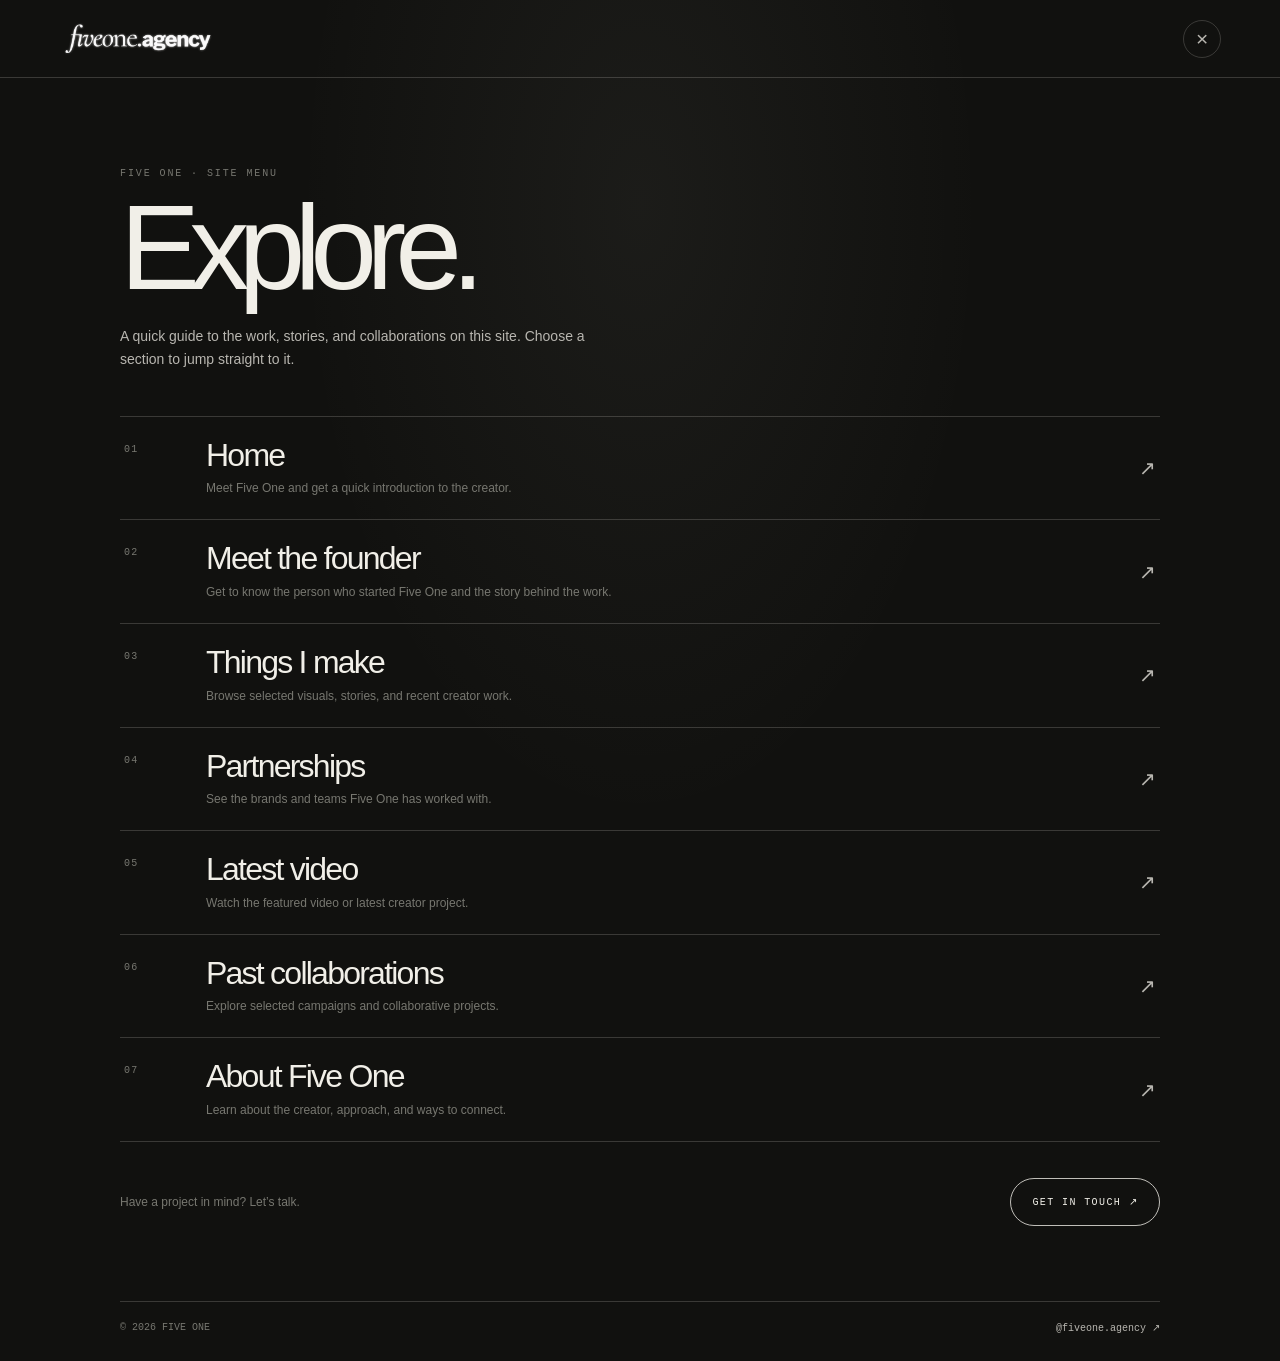
<file: menu.html>
<!DOCTYPE html>
<html lang="en">
<head>
  <meta charset="UTF-8">
  <meta name="viewport" content="width=device-width, initial-scale=1.0">
  <meta name="theme-color" content="#11110f">
  <title>Menu — Five One</title>
  <style>
    :root { --bg:#11110f; --ink:#f1efe8; --soft:#b8b6b0; --dim:#777770; --rule:rgba(241,239,232,.18); font-family:Arial,Helvetica,sans-serif; color:var(--ink); background:var(--bg); -webkit-font-smoothing:antialiased; }
    * { box-sizing:border-box; }
    body { min-height:100vh; margin:0; background:radial-gradient(ellipse at 50% 15%,rgba(216,217,203,.055),transparent 38%),var(--bg); }
    a { color:inherit; text-decoration:none; }
    .topbar { height:78px; display:flex; align-items:center; justify-content:space-between; padding:0 4.6vw; border-bottom:1px solid var(--rule); }
    .logo { display:inline-flex; align-items:center; }
    .logo img { display:block; width:156px; max-width:38vw; height:auto; }
    .close { width:38px; height:38px; display:grid; place-items:center; border:1px solid var(--rule); border-radius:50%; color:var(--soft); font-size:21px; transition:.2s; }
    .close:hover { color:var(--bg); background:var(--ink); }
    main { width:min(100% - 52px,1040px); margin:0 auto; padding:clamp(58px,10vh,105px) 0 75px; }
    .eyebrow { margin:0 0 16px; color:var(--dim); font:10px ui-monospace,SFMono-Regular,Menlo,monospace; letter-spacing:.19em; text-transform:uppercase; }
    h1 { margin:0; font-size:clamp(58px,11vw,120px); font-weight:500; letter-spacing:-.09em; line-height:.88; }
    .intro { max-width:500px; margin:24px 0 45px; color:var(--soft); font-size:14px; line-height:1.65; }
    .menu-list { border-top:1px solid var(--rule); }
    .menu-item { display:grid; grid-template-columns:64px minmax(0,1fr) 42px; align-items:center; gap:18px; padding:22px 4px; border-bottom:1px solid var(--rule); transition:padding .22s,color .22s; }
    .menu-item:hover { padding-left:12px; padding-right:12px; color:#fff; }
    .number { align-self:start; padding-top:5px; color:var(--dim); font:10px ui-monospace,SFMono-Regular,Menlo,monospace; letter-spacing:.12em; }
    .item-title { display:block; font-size:clamp(21px,3vw,32px); letter-spacing:-.055em; line-height:1.05; }
    .item-summary { display:block; max-width:570px; margin-top:7px; color:var(--dim); font-size:12px; line-height:1.5; }
    .item-arrow { justify-self:end; color:var(--soft); font-size:20px; transition:transform .22s,color .22s; }
    .menu-item:hover .item-arrow { color:var(--ink); transform:translate(3px,-3px); }
    .contact-row { display:flex; justify-content:space-between; align-items:center; gap:20px; margin-top:36px; }
    .contact-note { color:var(--dim); font-size:12px; }
    .contact-link { display:inline-flex; min-height:48px; align-items:center; justify-content:center; padding:0 21px; border:1px solid rgba(241,239,232,.78); border-radius:999px; font:10px ui-monospace,SFMono-Regular,Menlo,monospace; letter-spacing:.14em; transition:.2s; }
    .contact-link:hover { background:var(--ink); color:var(--bg); }
    footer { display:flex; justify-content:space-between; gap:18px; width:min(100% - 52px,1040px); margin:0 auto; padding:20px 0 28px; border-top:1px solid var(--rule); color:var(--dim); font:10px ui-monospace,SFMono-Regular,Menlo,monospace; }
    footer a { color:var(--soft); }
    @media(max-width:560px) { .topbar { height:66px; padding:0 18px; } main { width:calc(100% - 36px); } .intro { margin-bottom:30px; } .menu-item { grid-template-columns:35px minmax(0,1fr) 24px; gap:10px; padding:19px 2px; } .item-summary { font-size:11px; } .contact-row { align-items:flex-start; flex-direction:column; } footer { width:calc(100% - 36px); font-size:9px; } }
    @media(prefers-reduced-motion:reduce) { *,*::before,*::after { scroll-behavior:auto!important; transition-duration:.01ms!important; } }
  </style>
</head>
<body>
  <header class="topbar">
    <a class="logo" href="creator-portfolio.html#home" aria-label="Five One home"><img src="fiveone-wordmark.png" alt="Five One Agency"></a>
    <a class="close" href="creator-portfolio.html#home" aria-label="Close menu and return home">×</a>
  </header>
  <main>
    <p class="eyebrow">FIVE ONE · SITE MENU</p>
    <h1>Explore.</h1>
    <p class="intro">A quick guide to the work, stories, and collaborations on this site. Choose a section to jump straight to it.</p>
    <nav class="menu-list" aria-label="Main sections">
      <a class="menu-item" href="creator-portfolio.html#home"><span class="number">01</span><span><span class="item-title">Home</span><span class="item-summary">Meet Five One and get a quick introduction to the creator.</span></span><span class="item-arrow" aria-hidden="true">↗</span></a>
      <a class="menu-item" href="creator-portfolio.html#founder"><span class="number">02</span><span><span class="item-title">Meet the founder</span><span class="item-summary">Get to know the person who started Five One and the story behind the work.</span></span><span class="item-arrow" aria-hidden="true">↗</span></a>
      <a class="menu-item" href="creator-portfolio.html#work"><span class="number">03</span><span><span class="item-title">Things I make</span><span class="item-summary">Browse selected visuals, stories, and recent creator work.</span></span><span class="item-arrow" aria-hidden="true">↗</span></a>
      <a class="menu-item" href="creator-portfolio.html#partnerships"><span class="number">04</span><span><span class="item-title">Partnerships</span><span class="item-summary">See the brands and teams Five One has worked with.</span></span><span class="item-arrow" aria-hidden="true">↗</span></a>
      <a class="menu-item" href="creator-portfolio.html#latest-video"><span class="number">05</span><span><span class="item-title">Latest video</span><span class="item-summary">Watch the featured video or latest creator project.</span></span><span class="item-arrow" aria-hidden="true">↗</span></a>
      <a class="menu-item" href="creator-portfolio.html#collaborations"><span class="number">06</span><span><span class="item-title">Past collaborations</span><span class="item-summary">Explore selected campaigns and collaborative projects.</span></span><span class="item-arrow" aria-hidden="true">↗</span></a>
      <a class="menu-item" href="creator-portfolio.html#about"><span class="number">07</span><span><span class="item-title">About Five One</span><span class="item-summary">Learn about the creator, approach, and ways to connect.</span></span><span class="item-arrow" aria-hidden="true">↗</span></a>
    </nav>
    <div class="contact-row"><span class="contact-note">Have a project in mind? Let’s talk.</span><a class="contact-link" href="contact.html">GET IN TOUCH ↗</a></div>
  </main>
  <footer><span>© 2026 FIVE ONE</span><a href="https://www.instagram.com/fiveone.agency/" target="_blank" rel="noreferrer">@fiveone.agency ↗</a></footer>
</body>
</html>
</file>
<file: michael-onoh-portfolio/style.css>
:root{--bg:#11110f;--ink:#f1efe9;--muted:#aaa79f;--line:rgba(241,239,233,.19);--orange:#f25d36;--mono:'DM Mono',monospace;--sans:'Manrope',sans-serif}*{box-sizing:border-box}html{scroll-behavior:smooth}body{margin:0;background:var(--bg);color:var(--ink);font-family:var(--sans);-webkit-font-smoothing:antialiased;overflow-x:hidden}.grain{position:fixed;inset:-50%;z-index:10;pointer-events:none;opacity:.065;background-image:url("data:image/svg+xml,%3Csvg viewBox='0 0 180 180' xmlns='http://www.w3.org/2000/svg'%3E%3Cfilter id='n'%3E%3CfeTurbulence type='fractalNoise' baseFrequency='.9' numOctaves='3' stitchTiles='stitch'/%3E%3C/filter%3E%3Crect width='100%25' height='100%25' filter='url(%23n)' opacity='.4'/%3E%3C/svg%3E");animation:grain .25s steps(2) infinite}@keyframes grain{0%{transform:translate(0,0)}25%{transform:translate(1%,-1%)}50%{transform:translate(-1%,1%)}75%{transform:translate(1%,1%)}}a{color:inherit;text-decoration:none}.topbar{height:76px;padding:0 4.2vw;display:flex;align-items:center;justify-content:space-between;border-bottom:1px solid var(--line);position:absolute;z-index:20;width:100%;top:0}.wordmark{font-weight:800;font-size:23px;letter-spacing:-2px}.dot{color:var(--orange)}.availability,.hero-kicker,.hero-bottom,.section-label,.work-count,.project-info>span,.image-tag,.text-link,.all-work>span,.all-work>b,.statement-foot,.contact-link span,.contact-bottom,footer,.menu-meta,.menu-social,.menu a small{font-family:var(--mono);font-size:10px;letter-spacing:.04em}.availability{color:var(--muted)}.availability i{display:inline-block;background:#a5c889;width:7px;height:7px;border-radius:50%;margin-right:8px;box-shadow:0 0 10px #a5c889}.menu-toggle{width:42px;height:42px;border:1px solid var(--line);background:none;border-radius:50%;display:grid;place-content:center;gap:5px;cursor:pointer;z-index:22}.menu-toggle span{display:block;width:14px;height:1px;background:var(--ink);transition:.3s}.menu-toggle.active span:first-child{transform:translateY(3px) rotate(45deg)}.menu-toggle.active span:last-child{transform:translateY(-3px) rotate(-45deg)}.menu{position:fixed;z-index:19;inset:0;background:var(--orange);color:#171310;padding:130px 8vw 42px;display:flex;flex-direction:column;justify-content:center;transform:translateY(-105%);transition:transform .8s cubic-bezier(.76,0,.24,1)}.menu.open{transform:translateY(0)}.menu-meta,.menu-social{display:flex;justify-content:space-between;border-bottom:1px solid rgba(0,0,0,.25);padding:14px 0}.menu a{font-size:clamp(40px,8vw,100px);font-weight:600;letter-spacing:-.07em;border-bottom:1px solid rgba(0,0,0,.25);padding:9px 0;display:flex;align-items:center;gap:22px}.menu a small{font-size:10px;letter-spacing:0}.menu a b{font-size:24px;margin-left:auto;transition:transform .3s}.menu a:hover b{transform:translate(5px,-5px)}.menu-social{margin-top:24px;border:0}.hero{height:min(900px,100svh);min-height:680px;position:relative;padding:120px 4.2vw 46px;display:flex;flex-direction:column;justify-content:space-between;overflow:hidden}.hero-kicker,.hero-bottom{display:flex;justify-content:space-between;color:var(--muted)}.hero-title-wrap{position:relative;z-index:1}.hero-title{font-size:clamp(100px,20.1vw,310px);line-height:.76;letter-spacing:-.105em;font-weight:500;margin:0 0 0 -.045em;animation:titleIn 1.15s cubic-bezier(.16,1,.3,1) both}.hero-title em{font-weight:400;font-family:Georgia,serif;letter-spacing:-.11em}.hero-star{font-size:.13em;color:var(--orange);vertical-align:top;display:inline-block;margin:0 0 0 .18em;animation:spin 24s linear infinite}@keyframes spin{to{transform:rotate(360deg)}}@keyframes titleIn{from{transform:translateY(80px);opacity:0}to{transform:translateY(0);opacity:1}}.hero-bottom{align-items:end}.hero-bottom p{font-family:var(--sans);font-size:14px;line-height:1.5;color:var(--ink);margin:0}.scroll-cue{display:flex;align-items:center;gap:18px;color:var(--muted)}.scroll-cue b{font-size:19px;color:var(--orange);font-weight:400;animation:bob 1.5s infinite}@keyframes bob{50%{transform:translateY(5px)}}.hero-orbit{position:absolute;width:270px;height:270px;border:1px solid rgba(242,93,54,.48);border-radius:50%;right:13%;top:22%;display:grid;place-items:center;color:var(--orange);font-family:var(--mono);font-size:12px;animation:orbit 18s linear infinite}.hero-orbit:before,.hero-orbit:after{content:"";position:absolute;border:1px solid rgba(242,93,54,.26);border-radius:50%;inset:20px}.hero-orbit:after{inset:43px}.hero-orbit i{position:absolute;top:-4px;left:50%;height:8px;width:8px;background:var(--orange);border-radius:50%}@keyframes orbit{to{transform:rotate(360deg)}}.section-pad{padding:130px 8.3vw}.section-label{display:flex;justify-content:space-between;color:var(--muted);border-top:1px solid var(--line);padding-top:13px}.intro{background:#e8e5dc;color:#1a1916}.intro .section-label{color:#6d6b64;border-color:rgba(20,20,20,.25)}.intro-grid{display:grid;grid-template-columns:1.25fr .75fr;align-items:end;gap:8vw;padding-top:90px}.intro h2,.work-heading h2,.approach h2{font-size:clamp(62px,9vw,132px);line-height:.94;letter-spacing:-.09em;font-weight:500;margin:0}.intro h2 em,.work-heading h2 em,.approach h2 em{font-family:Georgia,serif;font-weight:400}.intro-copy{max-width:390px;padding-bottom:8px}.intro-copy p{font-size:14px;line-height:1.8;color:#56544f}.intro-copy .lead{font-size:18px;line-height:1.55;color:#22211e;margin-top:0}.text-link{display:inline-flex;gap:40px;margin-top:26px;padding-bottom:8px;border-bottom:1px solid #7f7b73}.text-link span{color:var(--orange);font-size:16px}.work{padding-bottom:150px}.work-heading{display:flex;justify-content:space-between;align-items:end;padding:90px 0 65px}.work-count{color:var(--muted);padding-bottom:8px}.project-grid{display:grid;grid-template-columns:1fr 1fr;column-gap:8vw;row-gap:85px}.project{display:block}.project-offset{margin-top:130px}.project-image{aspect-ratio:1.28;position:relative;overflow:hidden;display:flex;align-items:center;justify-content:center;transition:filter .5s}.project-image:after{content:"";position:absolute;inset:0;background:rgba(10,10,10,.07);transition:background .45s}.project:hover .project-image:after{background:rgba(10,10,10,0)}.image-one{background:linear-gradient(135deg,#ad9c87,#35382f 55%,#151817);}.image-one:before{content:"";position:absolute;width:60%;height:130%;left:20%;top:-15%;border-radius:50%;background:radial-gradient(ellipse at 45% 35%,#c6b9a6 0,#70685a 27%,#242725 70%);transform:rotate(-20deg)}.image-two{background:linear-gradient(135deg,#ad472f,#dc8c61 40%,#44342f);}.image-two:before{content:"";position:absolute;inset:12% 18%;background:linear-gradient(110deg,transparent 22%,rgba(242,211,179,.8) 23%,rgba(242,211,179,.8) 24%,transparent 25%),linear-gradient(30deg,#6e3128,#eac5a1 50%,#853d2e);clip-path:polygon(0 15%,100% 0,80% 100%,13% 85%);mix-blend-mode:screen;opacity:.7}.image-three{background:radial-gradient(ellipse at 60% 40%,#8b826d,#3f4138 42%,#1c211d)}.image-three:before{content:"";position:absolute;width:51%;height:80%;bottom:-10%;left:22%;border-radius:48% 48% 10% 10%;background:linear-gradient(130deg,#d5c7a9,#746e5f 38%,#282c27);transform:rotate(12deg)}.image-four{background:linear-gradient(145deg,#1e3335,#63807a 45%,#b0b39e)}.image-four:before{content:"";position:absolute;width:80%;height:50%;border:1px solid rgba(234,231,213,.7);border-radius:50%;transform:rotate(-25deg);box-shadow:0 0 0 20px rgba(234,231,213,.07),0 0 0 50px rgba(234,231,213,.05)}.image-word{font-size:clamp(27px,5vw,70px);line-height:.9;letter-spacing:-.08em;text-align:center;color:#f1e8d9;position:relative;z-index:1;text-shadow:0 2px 20px rgba(0,0,0,.18)}.image-word-small{font-size:clamp(26px,4vw,58px);text-align:left;color:#241e1c;mix-blend-mode:multiply}.italic-word{font-family:Georgia,serif;font-style:italic;font-size:clamp(36px,5vw,68px)}.number-word{font-size:clamp(31px,5vw,66px);text-align:left;color:#e5e4d7}.number-word span{font-family:var(--mono);font-size:.17em;display:block;letter-spacing:.12em}.image-tag{position:absolute;z-index:2;left:18px;top:17px;color:#fff}.project-arrow{position:absolute;z-index:2;right:19px;bottom:18px;width:38px;height:38px;border:1px solid rgba(255,255,255,.65);border-radius:50%;display:grid;place-items:center;transition:.35s}.project:hover .project-arrow{background:var(--orange);border-color:var(--orange);transform:rotate(45deg)}.project-info{display:flex;justify-content:space-between;align-items:center;padding-top:17px}.project-info h3{font-size:17px;font-weight:500;margin:0;letter-spacing:-.03em}.project-info>span{font-size:9px;color:var(--muted)}.all-work{margin-top:115px;padding:26px 0;border-top:1px solid var(--line);border-bottom:1px solid var(--line);display:flex;align-items:center;justify-content:space-between}.all-work>span{color:var(--muted)}.all-work>b{font-size:12px;font-weight:400}.all-work i{font-size:19px;color:var(--orange);font-style:normal;margin-left:15px}.statement{background:var(--orange);color:#171310;padding:80px 8.3vw 35px;position:relative;overflow:hidden}.statement .section-label{border:0;color:rgba(23,19,16,.68)}.statement-inner{position:relative}.statement h2{font-size:clamp(70px,12.3vw,180px);line-height:.86;letter-spacing:-.095em;font-weight:500;margin:100px 0 120px;position:relative;z-index:1}.statement h2 em{font-family:Georgia,serif;font-weight:400}.statement-mark{position:absolute;right:8%;top:28%;font-size:200px;opacity:.14;animation:spin 40s linear infinite}.statement-foot{display:flex;justify-content:space-between;border-top:1px solid rgba(23,19,16,.35);padding-top:13px}.approach-top{display:flex;justify-content:space-between;align-items:end;padding:90px 0 70px}.approach-top p{max-width:330px;line-height:1.8;color:var(--muted);font-size:14px;margin:0 2vw 6px}.steps{border-top:1px solid var(--line)}.steps article{display:grid;grid-template-columns:.3fr 1.4fr 1fr 25px;gap:20px;align-items:center;border-bottom:1px solid var(--line);padding:29px 0}.steps article>span,.steps article>b{color:var(--orange);font-family:var(--mono);font-size:11px;font-weight:400}.steps h3{font-size:25px;font-weight:500;letter-spacing:-.06em;margin:0}.steps p{font-size:12px;line-height:1.7;color:var(--muted);max-width:300px;margin:0}.contact{background:#e8e5dc;color:#171613;padding:80px 8.3vw 35px}.contact .section-label{color:#77736a;border-color:rgba(20,20,20,.25)}.contact h2{font-size:clamp(80px,15.8vw,230px);letter-spacing:-.105em;line-height:.8;font-weight:500;margin:110px 0 65px}.contact h2 em{font-family:Georgia,serif;font-weight:400}.contact-link{padding:21px 0;border-top:1px solid rgba(20,20,20,.35);border-bottom:1px solid rgba(20,20,20,.35);display:flex;align-items:center;justify-content:space-between}.contact-link span{font-size:12px}.contact-link b{font-size:26px;color:var(--orange);font-weight:400;transition:transform .3s}.contact-link:hover b{transform:translate(5px,-5px)}.contact-bottom{display:flex;justify-content:space-between;color:#77736a;padding-top:15px}footer{display:flex;align-items:center;justify-content:space-between;padding:24px 4.2vw;color:var(--muted);font-size:9px}footer .wordmark{color:var(--ink);font-size:20px}footer div{display:flex;gap:30px}footer a:hover{color:var(--orange)}.reveal{opacity:0;transform:translateY(32px);transition:opacity .8s ease,transform .8s cubic-bezier(.2,.8,.2,1)}.reveal.visible{opacity:1;transform:translateY(0)}
@media(max-width:700px){.topbar{height:64px;padding:0 6vw}.availability{font-size:8px}.hero{min-height:640px;height:92svh;padding:100px 6vw 35px}.hero-kicker,.hero-bottom{font-size:8px}.hero-kicker span:last-child,.hero-index{display:none}.hero-title{font-size:25vw;line-height:.82}.hero-orbit{width:145px;height:145px;right:7%;top:25%;opacity:.72}.hero-orbit:before{inset:12px}.hero-orbit:after{inset:27px}.hero-bottom p{font-size:12px}.scroll-cue{gap:8px}.scroll-cue span{font-size:8px}.section-pad{padding:85px 6vw}.section-label{font-size:8px}.section-label span:last-child{max-width:45%;text-align:right}.intro-grid{grid-template-columns:1fr;gap:32px;padding-top:60px}.intro h2,.work-heading h2,.approach h2{font-size:18vw}.intro-copy{max-width:100%}.intro-copy .lead{font-size:16px}.work-heading{padding:60px 0 40px;display:block}.work-count{display:block;margin-top:25px}.project-grid{grid-template-columns:1fr;row-gap:45px}.project-offset{margin-top:0}.project-image{aspect-ratio:1.1}.project-info{align-items:flex-start;gap:14px}.project-info h3{font-size:15px}.project-info>span{font-size:8px;text-align:right}.all-work{margin-top:65px;gap:20px}.all-work>b{font-size:10px;text-align:right}.statement{padding:60px 6vw 28px}.statement h2{font-size:16vw;margin:80px 0}.statement-mark{font-size:110px;right:3%;top:32%}.statement-foot{font-size:8px;gap:16px}.statement-foot span:last-child{text-align:right}.approach-top{display:block;padding:60px 0 45px}.approach-top p{margin:27px 0 0}.steps article{grid-template-columns:32px 1fr 20px;gap:10px;padding:23px 0}.steps h3{font-size:20px}.steps p{grid-column:2;grid-row:2}.steps article>b{grid-column:3;grid-row:1}.contact{padding:60px 6vw 28px}.contact h2{font-size:19vw;margin:85px 0 55px}.contact-bottom{font-size:8px;gap:14px}.contact-bottom span:last-child{text-align:right}footer{padding:22px 6vw;flex-wrap:wrap;gap:15px;font-size:8px}footer>span{order:3;width:100%}footer div{gap:14px}.menu{padding:100px 7vw 30px}.menu a{font-size:12vw;gap:12px}.menu a small{font-size:8px}}
@media(prefers-reduced-motion:reduce){*,*:before,*:after{scroll-behavior:auto!important;animation-duration:.01ms!important;animation-iteration-count:1!important;transition-duration:.01ms!important}.reveal{opacity:1;transform:none}}
.project-image:has(.project-video):before{display:none}.project-video{position:absolute;inset:0;width:100%;height:100%;object-fit:cover;z-index:1;background:#191916}.project-image:has(.project-video):after{z-index:2;background:linear-gradient(180deg,rgba(0,0,0,.24),transparent 28%,transparent 64%,rgba(0,0,0,.36));pointer-events:none}.project-image:has(.project-video):hover:after{background:linear-gradient(180deg,rgba(0,0,0,.15),transparent 28%,transparent 64%,rgba(0,0,0,.26))}.project-image .image-tag,.player-label,.instagram-arrow{z-index:3}.player-label{position:absolute;left:16px;bottom:16px;display:flex;align-items:center;gap:8px;padding:8px 10px;border:1px solid rgba(255,255,255,.42);background:rgba(15,15,14,.55);backdrop-filter:blur(8px);color:#fff;font-size:9px;font-family:var(--mono);letter-spacing:.05em}.player-label i{width:6px;height:6px;background:#a5c889;border-radius:50%;box-shadow:0 0 8px #a5c889}.instagram-arrow{top:17px;right:17px;bottom:auto;background:rgba(15,15,14,.45);backdrop-filter:blur(8px)}
</file>
